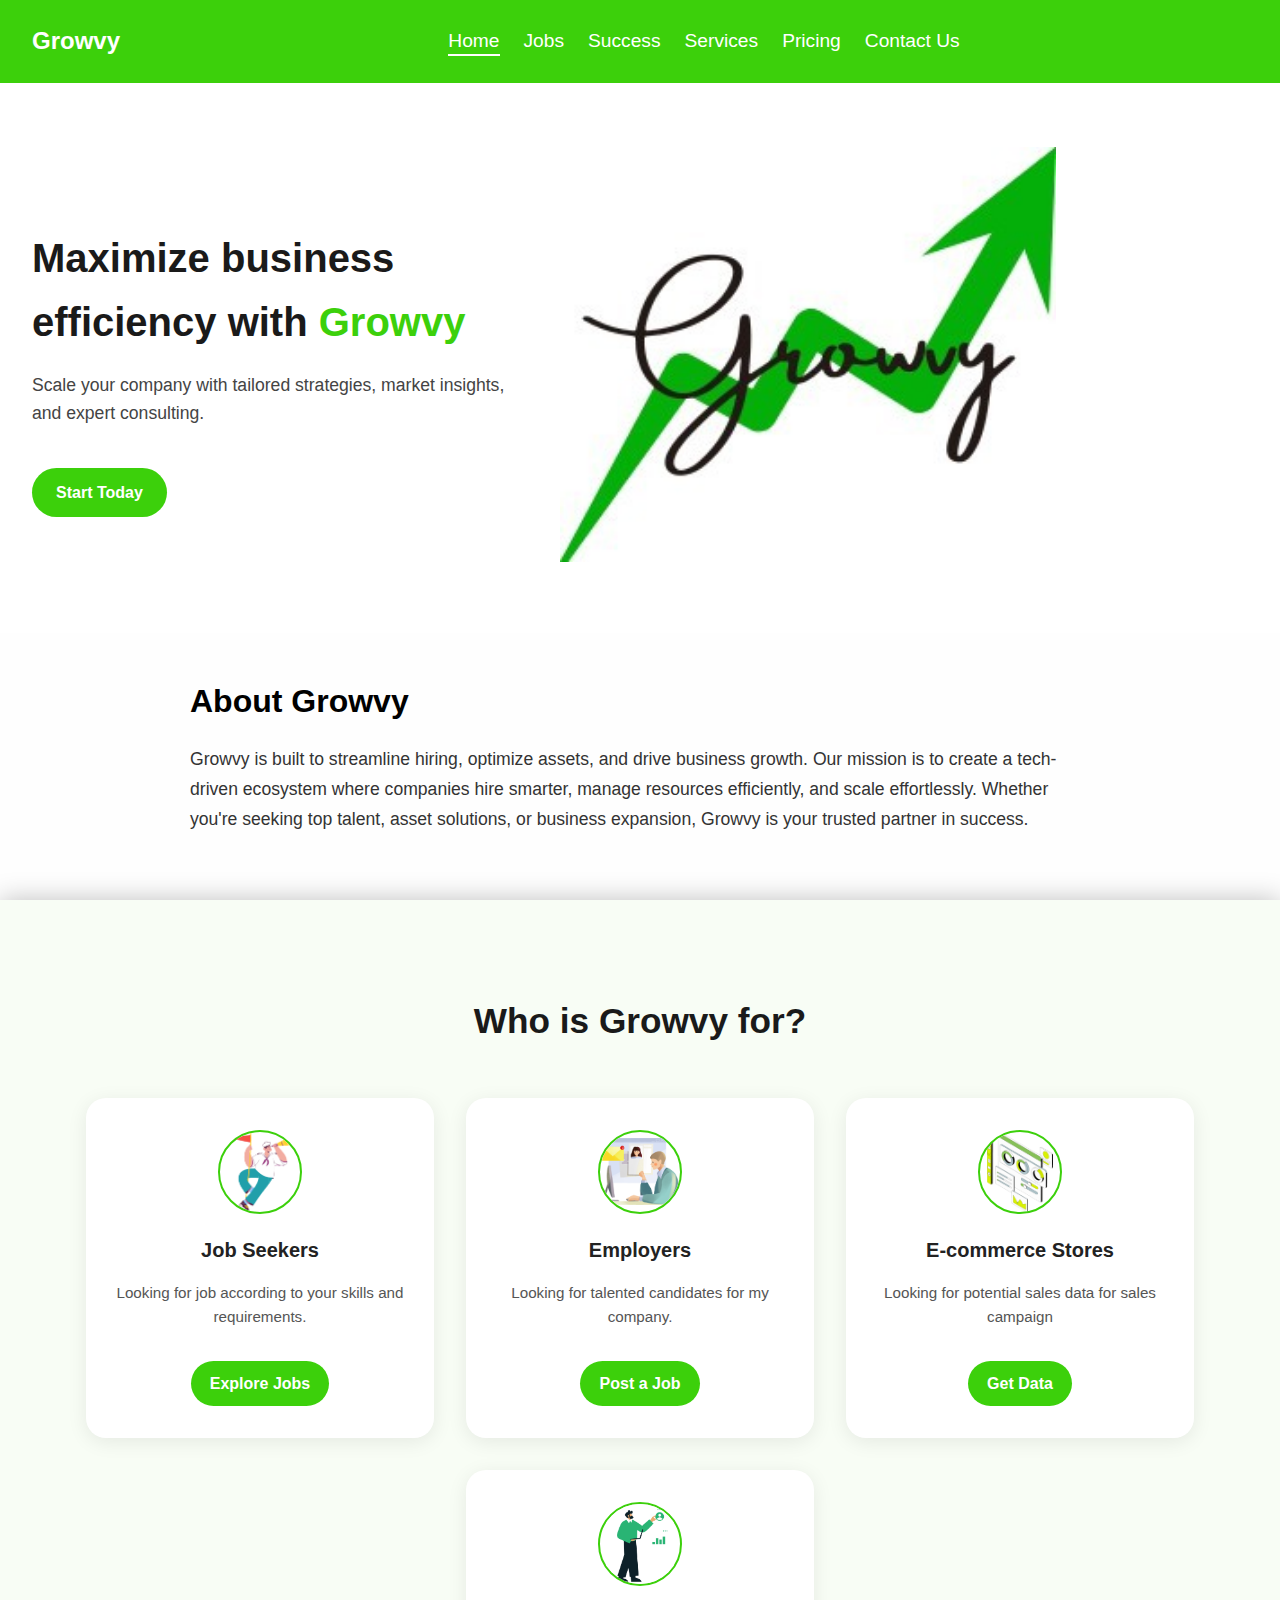
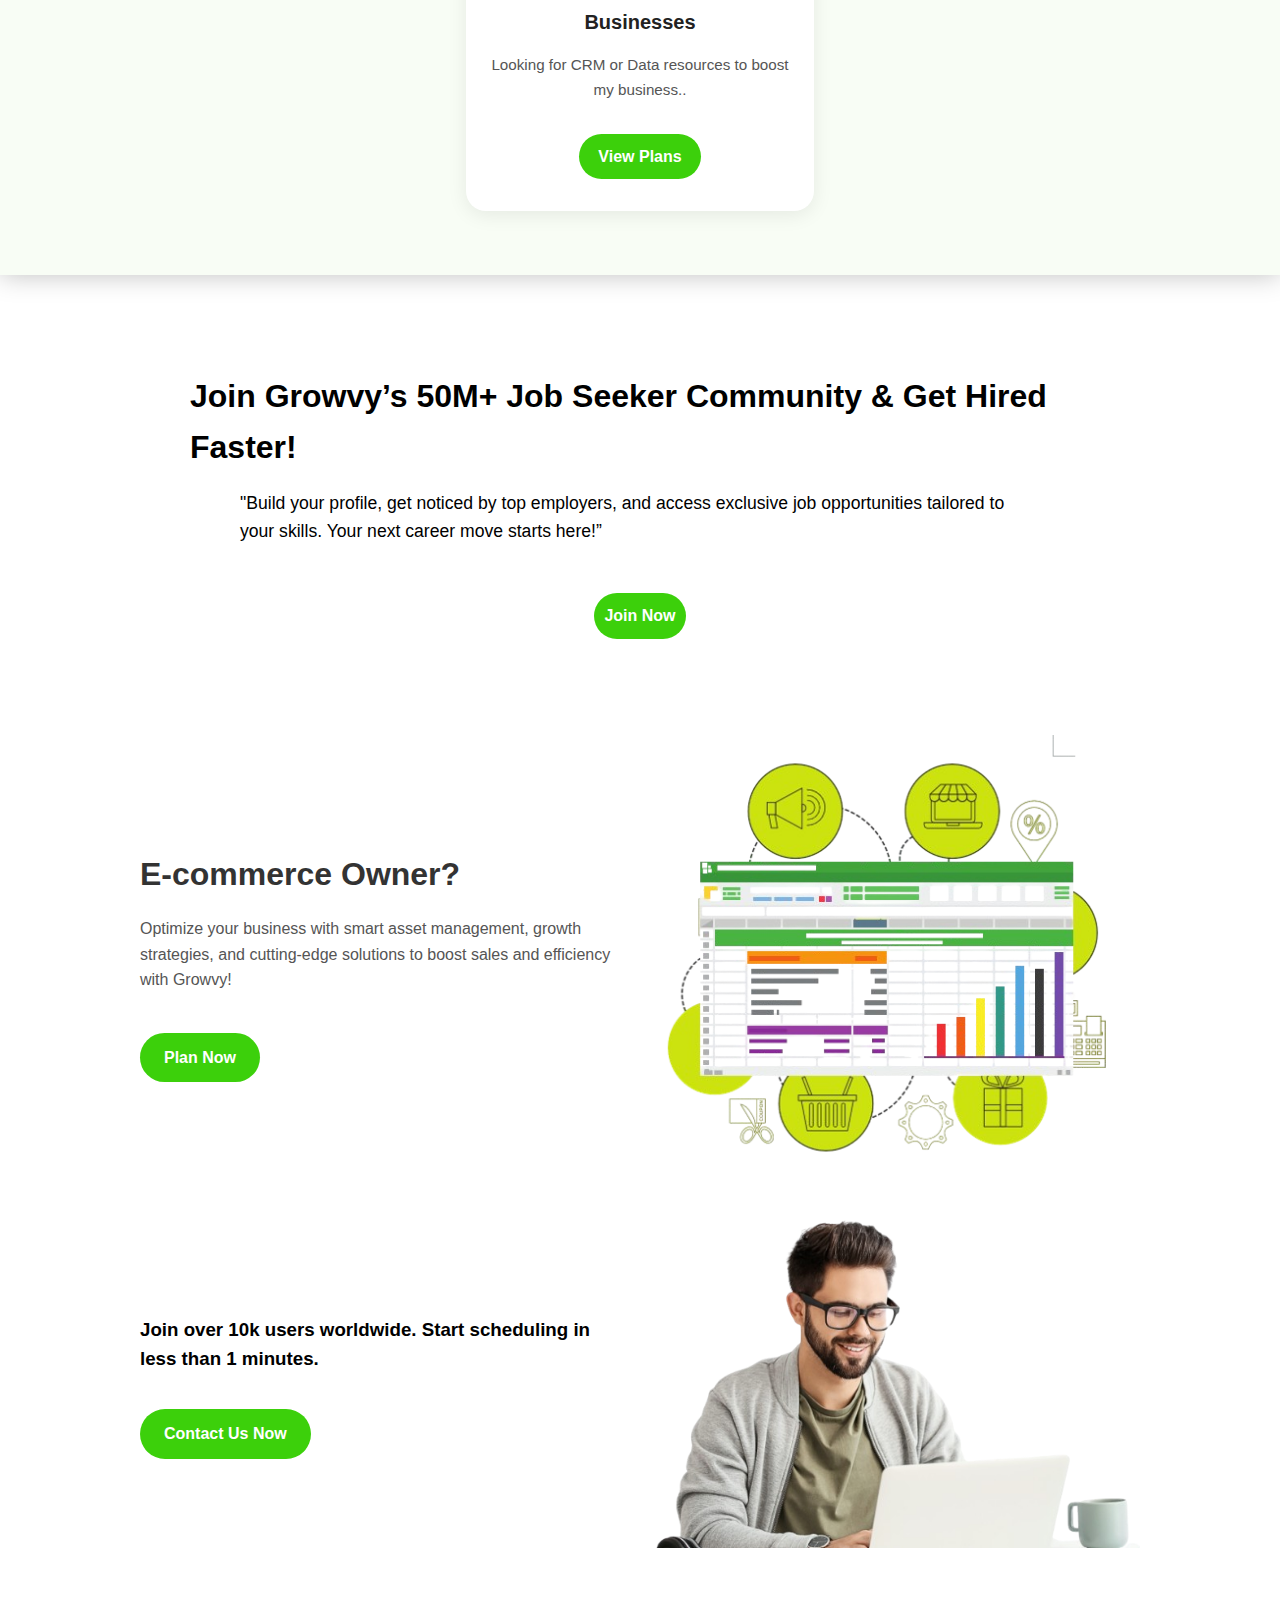
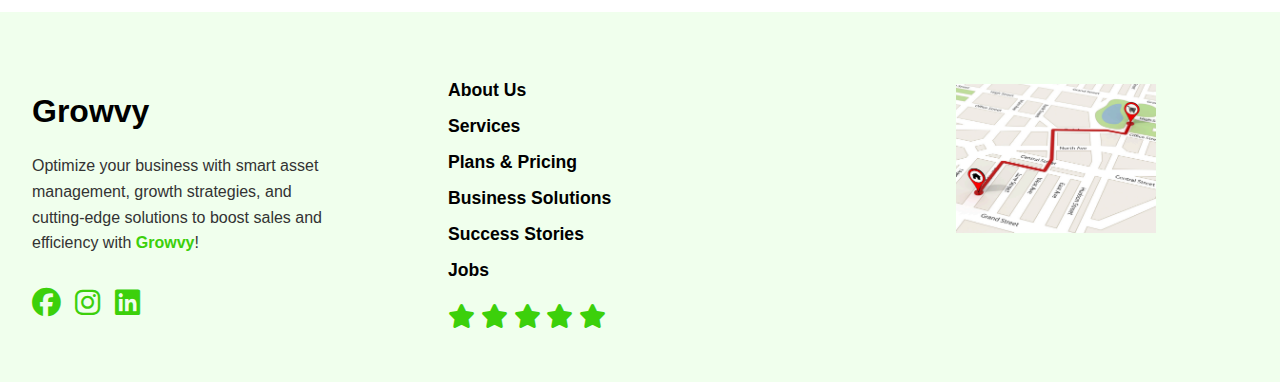
<file: index.html>
<!DOCTYPE html>
<html lang="en">

<head>
    <meta charset="UTF-8" />
    <meta name="viewport" content="width=device-width, initial-scale=1.0" />
    <title>Growvy - Home</title>
    <link rel="stylesheet" href="style.css" />
    <link rel="stylesheet"
        href="https://fonts.googleapis.com/css2?family=Material+Symbols+Outlined:opsz,wght,FILL,GRAD@24,400,0,0&icon_names=star" />
    <link rel="stylesheet" href="https://cdnjs.cloudflare.com/ajax/libs/font-awesome/6.5.0/css/all.min.css"
        integrity="sha512-..." crossorigin="anonymous" referrerpolicy="no-referrer" />
</head>

<body>
    <header>
        <nav class="navbar">
            <div class="logo">Growvy</div>
            <button id="menu-toggle" aria-label="Toggle Menu">&#9776;</button>
            <ul class="nav-links " id="nav-links">
                <li><a href="index.html" class="nav-link " >Home</a></li>
                <li><a href="jobs.html" class="nav-link">Jobs</a></li>
                <li><a href="success.html" class="nav-link">Success</a></li>
                <li><a href="services.html" class="nav-link">Services</a></li>
                <li><a href="pricing.html" class="nav-link">Pricing</a></li>
                <li><a href="contact.html" class="nav-link">Contact Us</a></li>
            </ul>
        </nav>
    </header>



    <main>
        <section class="hero">
            <div class="hero-content">
                <div class="hero-text">
                    <h1>Maximize business efficiency with <span class="highlight">Growvy</span></h1>
                    <p>Scale your company with tailored strategies, market insights, and expert consulting.</p>
                    <a href="services.html" class="btn">Start Today</a>
                </div>
                <div class="hero-image">
                    <img src="1.jpg" alt="Business strategy illustration" />
                </div>
            </div>
        </section>

        <section class="about" id="about">
            <div class="about-content">
                <h2>About Growvy</h2>
                <p>
                    Growvy is built to streamline hiring, optimize assets, and drive business growth. Our mission is to
                    create a tech-driven ecosystem where companies hire smarter, manage resources efficiently, and scale
                    effortlessly. Whether you're seeking top talent, asset solutions, or business expansion, Growvy is
                    your trusted partner in success.
                </p>
            </div>
        </section>

        <section class="who">
            <h2>Who is Growvy for?</h2>
            <div class="cards">
              <div class="card "style="border:none;">
                <div class="card-img">
                  <img src="2.png" alt="Job Seekers">
                </div>
                <h3>Job Seekers</h3>
                <p>Looking for job according to your skills and requirements.</p>
                <a href="jobs.html" class="btn">Explore Jobs</a>
              </div>
              <div class="card" style="border:none;">
                <div class="card-img">
                  <img src="3.png" alt="Employers">
                </div>
                <h3>Employers</h3>
                <p>Looking for talented candidates for my company.</p>
                <a href="services.html" class="btn">Post a Job</a>
              </div>
              <div class="card" style="border:none;">
                <div class="card-img">
                  <img src="4.png" alt="E-commerce">
                </div>
                <h3>E-commerce Stores</h3>
                <p>Looking for potential sales data for sales campaign</p>
                <a href="services.html" class="btn">Get Data</a>
              </div>
              <div class="card" style="border:none;">
                <div class="card-img">
                  <img src="5.png" alt="Business">
                </div>
                <h3>Businesses</h3>
                <p>Looking for CRM or Data resources to boost my business..</p>
                <a href="services.html" class="btn">View Plans</a>
              </div>
            </div>
          </section>
          

        <section class="join">
            <h3>Join Growvy’s 50M+ Job Seeker Community & Get Hired Faster!</h3>
            <p>"Build your profile, get noticed by top employers, and access exclusive job opportunities tailored to your
                skills. Your next career move starts here!”</p>
            <a href="pricing.html" class="btn">Join Now</a>
        </section>
        <section class="container">
            <div class="container-content">
                <div class="container-text">
                    <h1>E-commerce Owner?</h1>
                    <p>Optimize your business with smart asset management, growth strategies, and cutting-edge solutions
                        to boost sales and efficiency with Growvy!</p>
                        <a href="https://forms.gle/NgoPczEKu9pTFZye8" class="btn" target="_blank" rel="noopener noreferrer">Plan Now</a>

                </div>
                <div class="container-image">
                    <img src="6.png" alt="E-commerce Owner"  />
                </div>

            </div>
        
        <section class="container">
            <div class="container-content reverse">
                <div class="container-text">
                    <h3><strong>Join over 10k users worldwide. Start scheduling in less than 1 minutes.</strong></h3>
                    <a href="contact.html" class="btn" target="_blank" rel="noopener noreferrer">Contact Us Now</a>
                </div>
                <div class="container-image">
                    <img src="7.png" alt="Schedule Call" />
                </div>

            </div>
        </section>
    </main>

    <section class="footer-grid">
        <div class="footer-left">
            <h2>Growvy</h2>
            <p>
                Optimize your business with smart asset management, growth strategies, and cutting-edge solutions to
                boost sales and efficiency with <span class="highlight">Growvy</span>!
            </p>
            <div class="social-icons">
                <a href="#"><i class="fab fa-facebook"></i></a>
                <a href="#"><i class="fa-brands fa-instagram"></i></a>
                <a href="#"><i class="fab fa-linkedin"></i></a>
            </div>
        </div>

        <div class="footer-center">
            <ul>
                <a href="#about">
                    <li><strong>About Us</strong></li>
                </a>
                <a href="services.html#solution">
                    <li><strong>Services</strong></li>
                </a>
                <a href="pricing.html#cards">
                    <li><strong>Plans & Pricing</strong></li>
                </a>
                <a href="services.html#solution">
                    <li><strong>Business Solutions</strong></li>
                </a>
                <a href="success.html#testimonials">
                    <li><strong>Success Stories</strong></li>
                </a>
                <a href="jobs.html#jobs">
                    <li><strong>Jobs</strong></li>
                </a>
            </ul>
            <div class="stars">
                <i class="fas fa-star"></i>
                <i class="fas fa-star"></i>
                <i class="fas fa-star"></i>
                <i class="fas fa-star"></i>
                <i class="fas fa-star"></i>
              </div>
              
        </div>

        <div class="footer-right">
            <a href="https://maps.app.goo.gl/yDo5GRrbKr8JhBTm6" target="_blank" rel="noopener noreferrer">
              <img src="25.png" alt="Growth Arrow" />
            </a>
          </div>
    </section>


    <script src="main.js"></script>
    
</body>

</html>
</file>
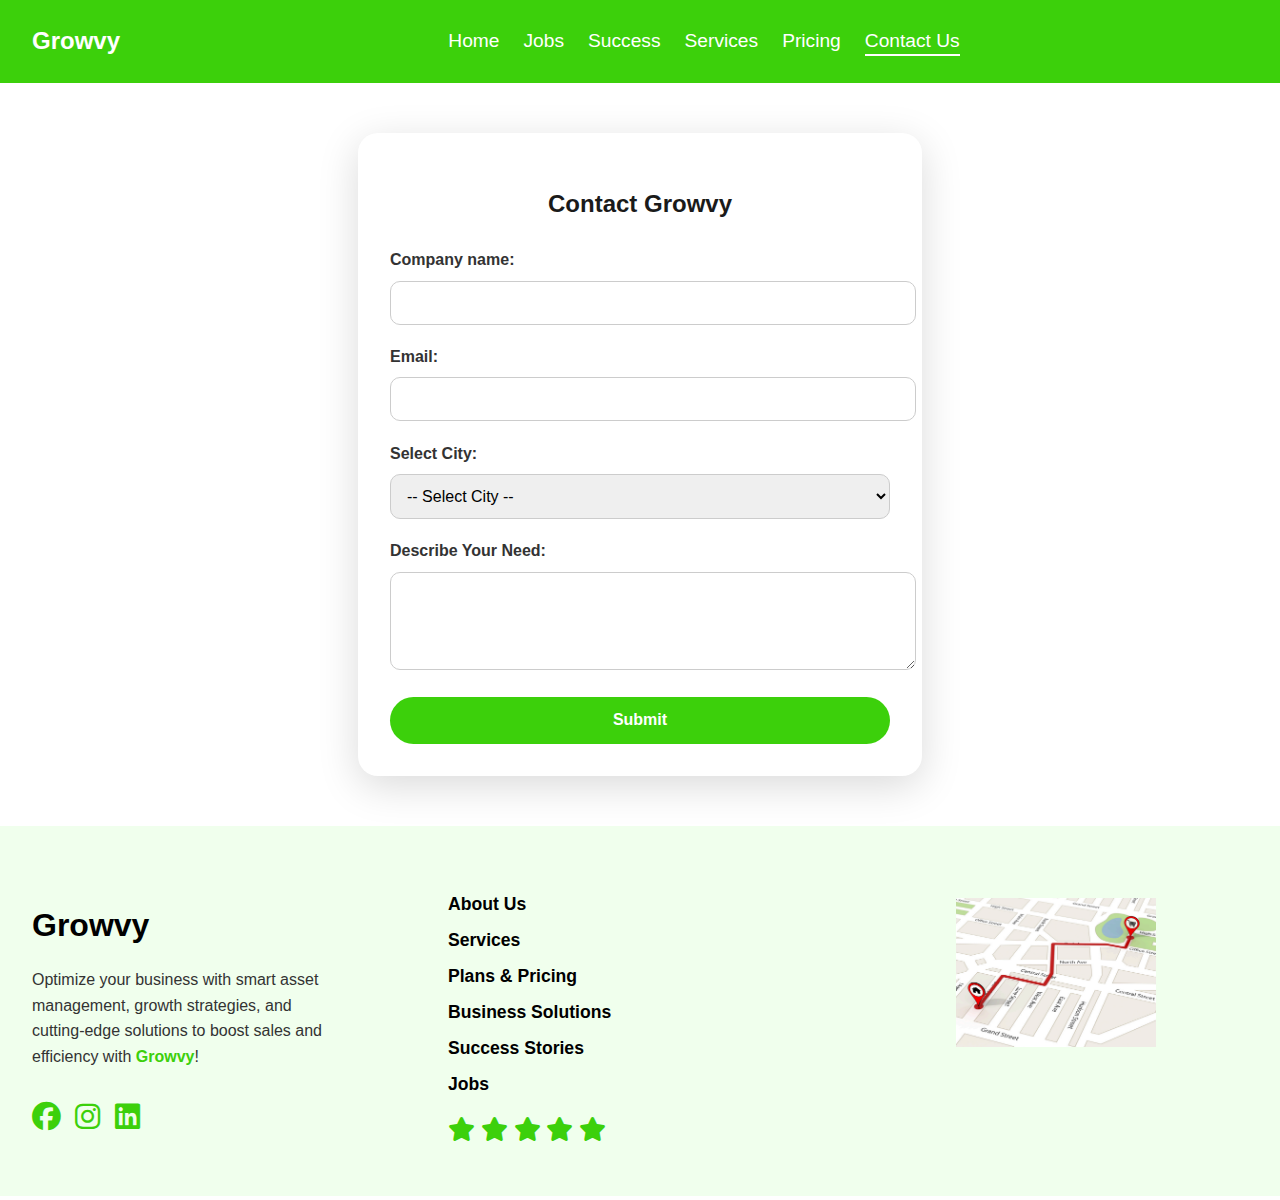
<file: contact.html>
<!DOCTYPE html>
<html lang="en">

<head>
    <meta charset="UTF-8" />
    <meta name="viewport" content="width=device-width, initial-scale=1.0" />
    <title>Growvy - Home</title>
    <link rel="stylesheet" href="style.css" />
    <link rel="stylesheet"
        href="https://fonts.googleapis.com/css2?family=Material+Symbols+Outlined:opsz,wght,FILL,GRAD@24,400,0,0&icon_names=star" />
    <link rel="stylesheet" href="https://cdnjs.cloudflare.com/ajax/libs/font-awesome/6.5.0/css/all.min.css"
        integrity="sha512-..." crossorigin="anonymous" referrerpolicy="no-referrer" />
</head>

<body>
    <header>
        <nav class="navbar">
            <div class="logo">Growvy</div>
            <button id="menu-toggle" aria-label="Toggle Menu">&#9776;</button>
            <ul class="nav-links " id="nav-links">
                <li><a href="index.html" class="nav-link " >Home</a></li>
                <li><a href="jobs.html" class="nav-link">Jobs</a></li>
                <li><a href="success.html" class="nav-link">Success</a></li>
                <li><a href="services.html" class="nav-link">Services</a></li>
                <li><a href="pricing.html" class="nav-link">Pricing</a></li>
                <li><a href="contact.html" class="nav-link">Contact Us</a></li>
            </ul>
        </nav>
    </header>

<main>
    <div class="contact-container">
        <h2>Contact Growvy</h2>
        <form class="contact-form" action="https://script.google.com/macros/s/AKfycbzeztRDhiLwShwPTRIdtf8aMnUfAd0t2fL7v6Klsx2EdKSQzPl2lxTYYKd2Zl-EC0Ho/exec" method="POST">
          <label for="companyname">Company name:</label>
          <input type="text" id="companyname" name="companyname" required />
    
          <label for="email">Email:</label>
          <input type="email" id="email" name="email" required />
    
          
    
          <label for="city">Select City:</label>
          <select id="city" name="city" required>
            <option value="">-- Select City --</option>
            <option value="Karachi">Karachi</option>
            <option value="Lahore">Lahore</option>
            <option value="Islamabad">Islamabad</option>
            <option value="Peshawar">Peshawar</option>
          </select>
    
    
          
          <label for="comment">Describe Your Need:</label>
          <textarea id="comment" name="comment" rows="4" required></textarea>
    
          <button type="submit">Submit</button>
        </form>
      </div>
</main>

    

    <section class="footer-grid">
        <div class="footer-left">
            <h2>Growvy</h2>
            <p>
                Optimize your business with smart asset management, growth strategies, and cutting-edge solutions to
                boost sales and efficiency with <span class="highlight">Growvy</span>!
            </p>
            <div class="social-icons">
                <a href="#"><i class="fab fa-facebook"></i></a>
                <a href="#"><i class="fa-brands fa-instagram"></i></a>
                <a href="#"><i class="fab fa-linkedin"></i></a>
            </div>
        </div>

        <div class="footer-center">
            <ul>
                <a href="index.html#about">
                    <li><strong>About Us</strong></li>
                </a>
                <a href="services.html#solution">
                    <li><strong>Services</strong></li>
                </a>
                <a href="pricing.html#cards">
                    <li><strong>Plans & Pricing</strong></li>
                </a>
                <a href="services.html#solution">
                    <li><strong>Business Solutions</strong></li>
                </a>
                <a href="success.html#testimonials">
                    <li><strong>Success Stories</strong></li>
                </a>
                <a href="jobs.html#jobs">
                    <li><strong>Jobs</strong></li>
                </a>
            </ul>
            <div class="stars">
                <i class="fas fa-star"></i>
                <i class="fas fa-star"></i>
                <i class="fas fa-star"></i>
                <i class="fas fa-star"></i>
                <i class="fas fa-star"></i>
              </div>
              
        </div>

        <div class="footer-right">
            <a href="https://maps.app.goo.gl/yDo5GRrbKr8JhBTm6" target="_blank" rel="noopener noreferrer">
              <img src="25.png" alt="Growth Arrow" />
            </a>
          </div>
    </section>


    <script src="main.js"></script>
    
</body>

</html>
</file>
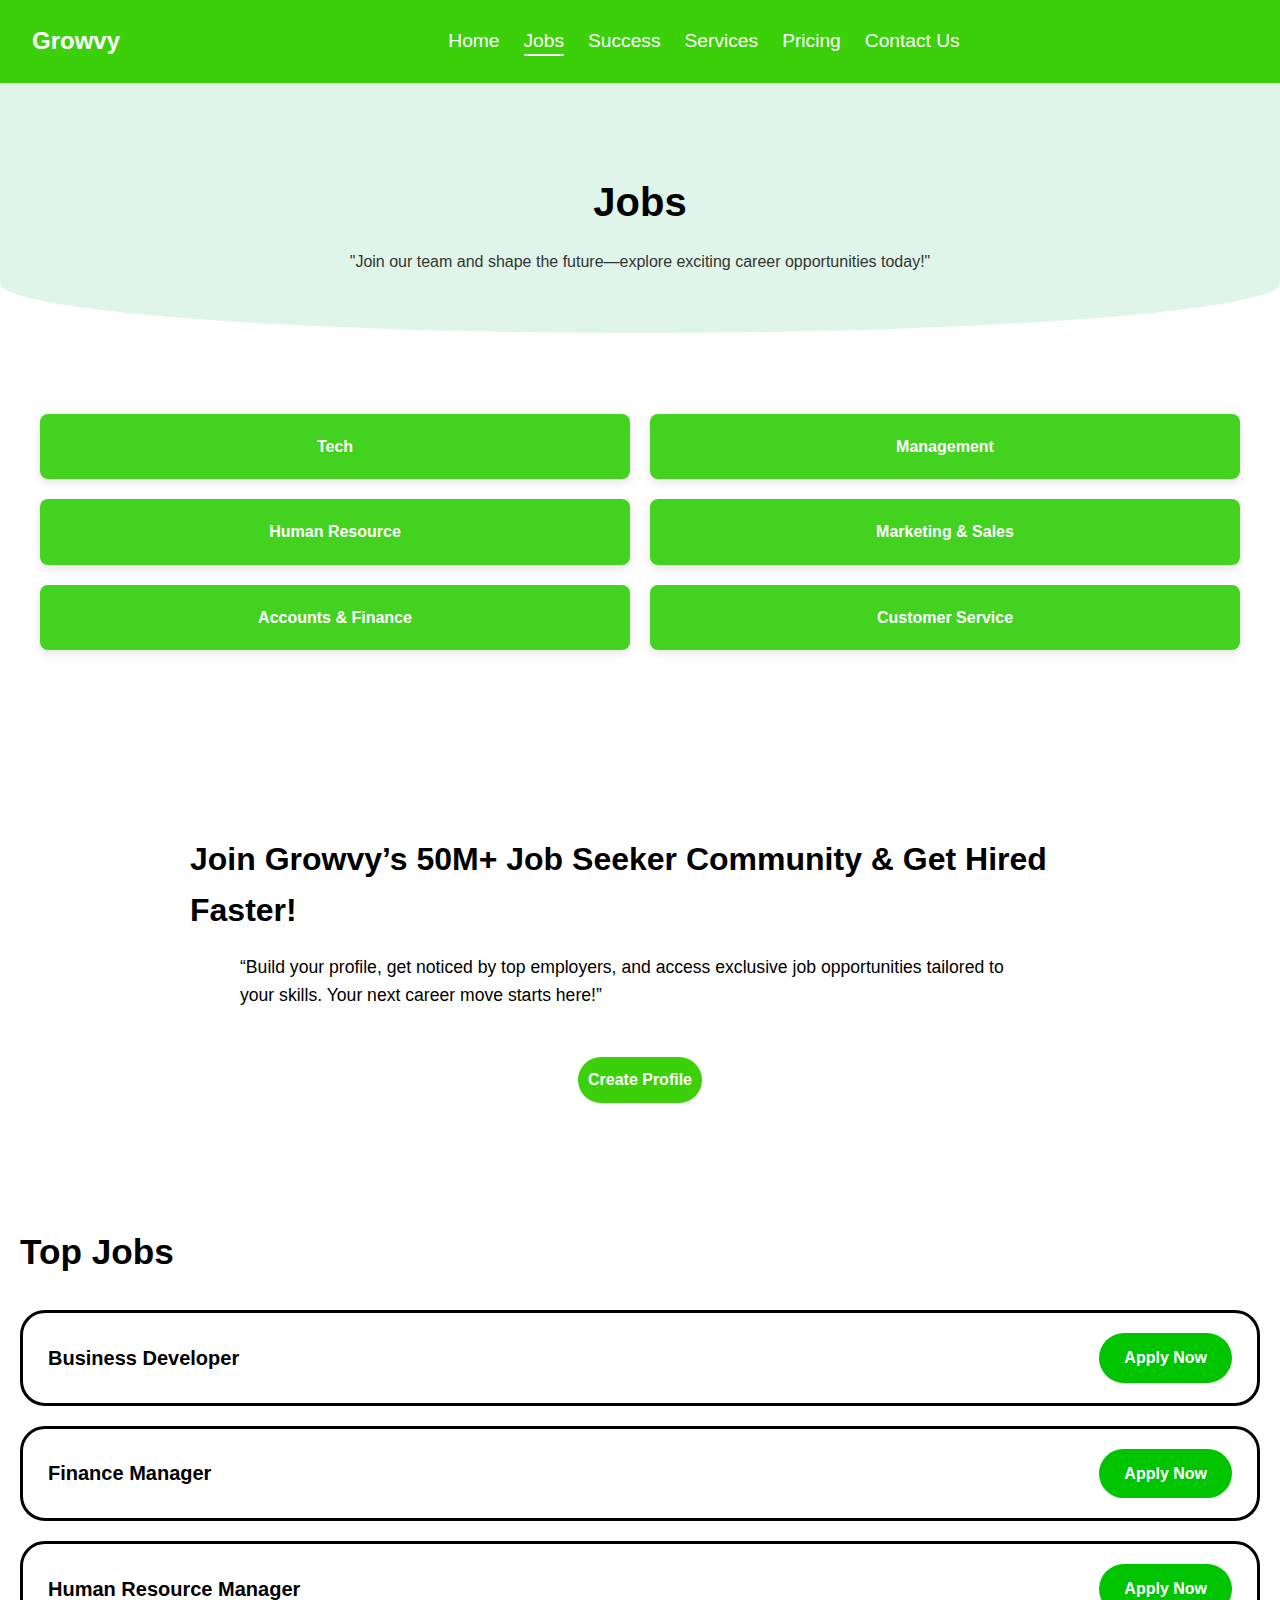
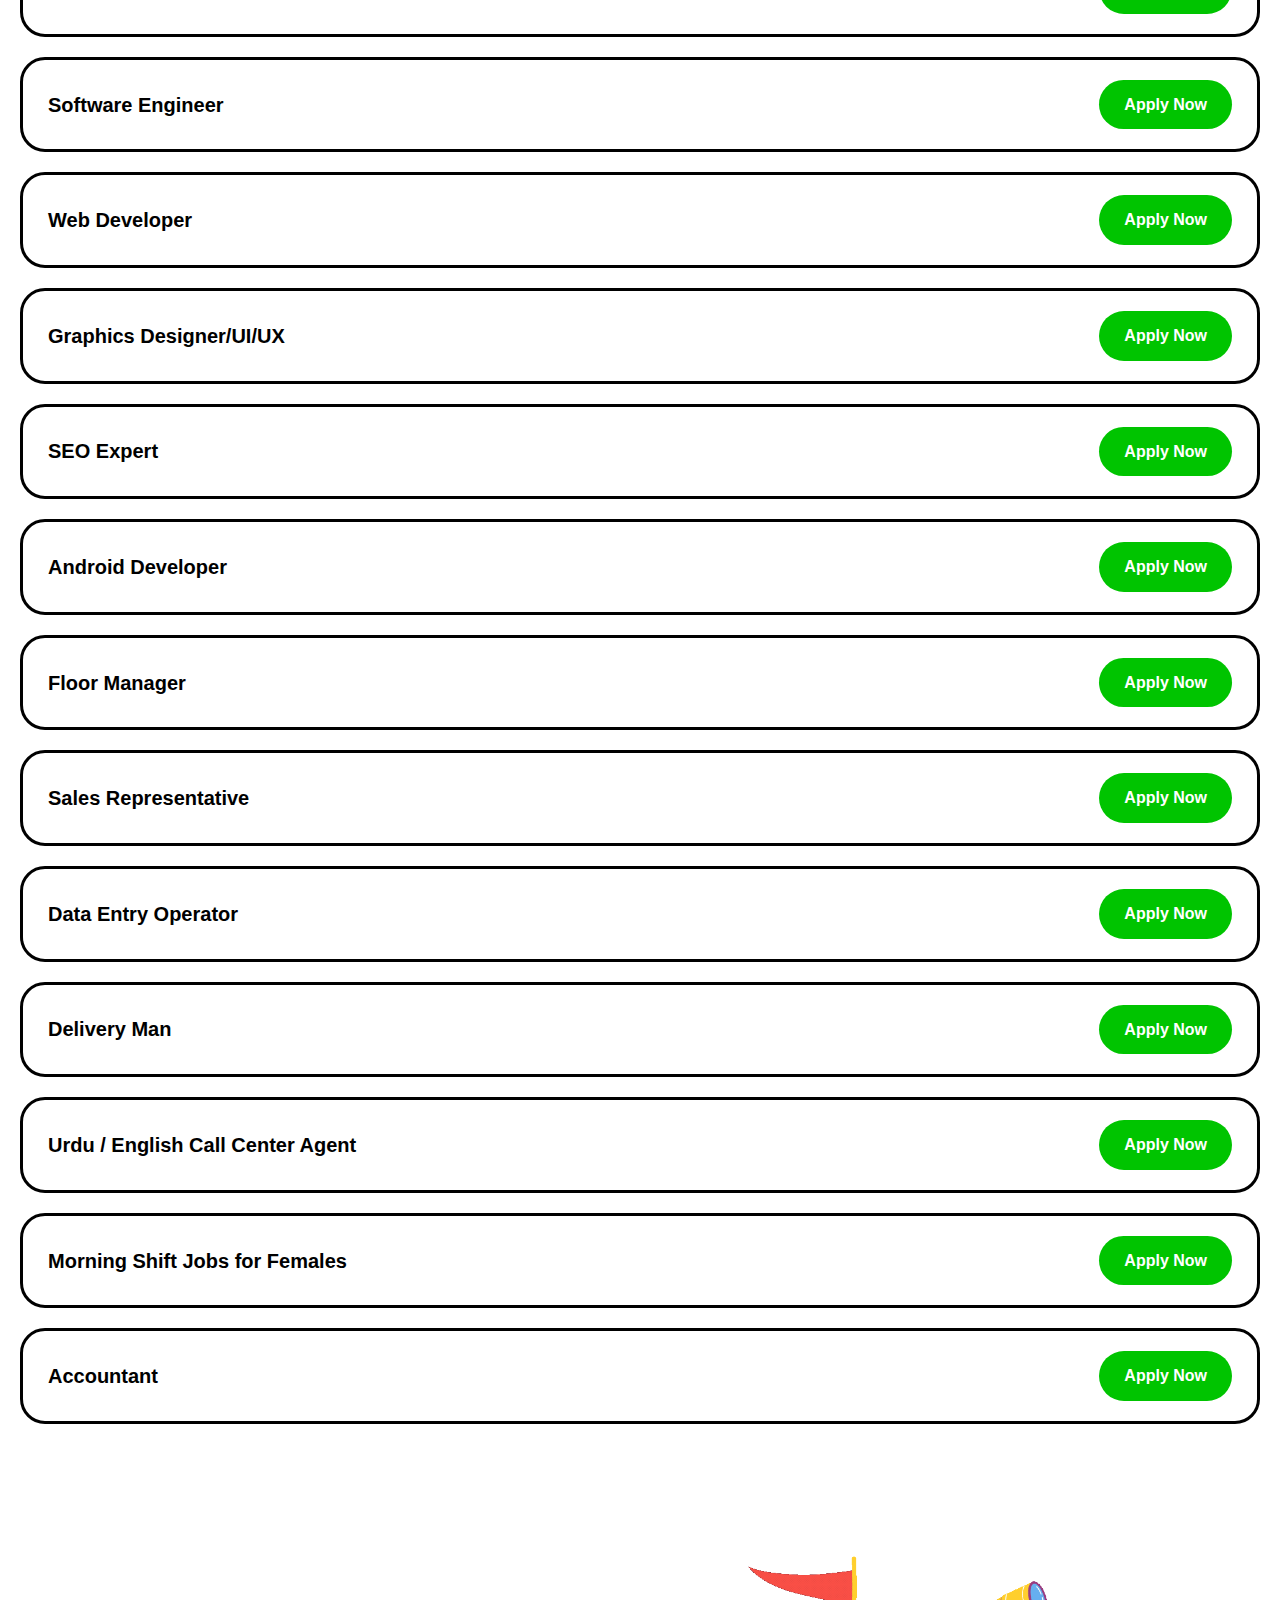
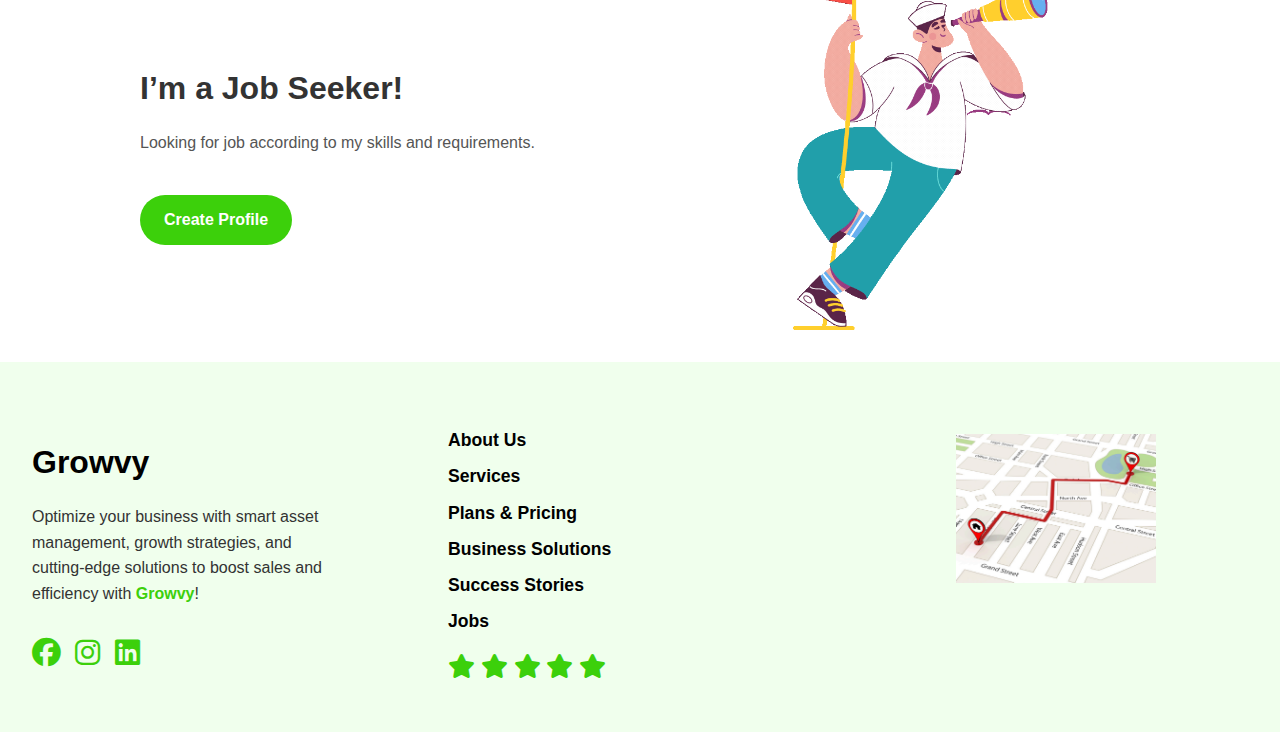
<file: jobs.html>
<!DOCTYPE html>
<html lang="en">

<head>
    <meta charset="UTF-8" />
    <meta name="viewport" content="width=device-width, initial-scale=1.0" />
    <title>Growvy - Home</title>
    <link rel="stylesheet" href="style.css" />
    <link rel="stylesheet"
        href="https://fonts.googleapis.com/css2?family=Material+Symbols+Outlined:opsz,wght,FILL,GRAD@24,400,0,0&icon_names=star" />
    <link rel="stylesheet" href="https://cdnjs.cloudflare.com/ajax/libs/font-awesome/6.5.0/css/all.min.css"
        integrity="sha512-..." crossorigin="anonymous" referrerpolicy="no-referrer" />
</head>

<body>
    <header>
        <nav class="navbar">
            <div class="logo">Growvy</div>
            <button id="menu-toggle" aria-label="Toggle Menu">&#9776;</button>
            <ul class="nav-links " id="nav-links">
                <li><a href="index.html" class="nav-link " >Home</a></li>
                <li><a href="jobs.html" class="nav-link">Jobs</a></li>
                <li><a href="success.html" class="nav-link">Success</a></li>
                <li><a href="services.html" class="nav-link">Services</a></li>
                <li><a href="pricing.html" class="nav-link">Pricing</a></li>
                <li><a href="contact.html" class="nav-link">Contact Us</a></li>
            </ul>
        </nav>
    </header>



    <main>
        <section class="jobs-section">
            <div class="top-bg"></div>
            <div class="jobs-header">
                <h1>Jobs</h1>
                <p>
                    "Join our team and shape the future—explore exciting career opportunities today!"
                </p>
            </div>

            <div class="container2">
                <div class="box">Tech</div>
                <div class="box">Management</div>
                <div class="box">Human Resource</div>
                <div class="box">Marketing & Sales</div>
                <div class="box">Accounts & Finance</div>
                <div class="box">Customer Service</div>
            </div>
        </section>

        <section class="join2">
            <h3>Join Growvy’s 50M+ Job Seeker Community & Get Hired Faster!</h3>
            <p>“Build your profile, get noticed by top employers, and access exclusive job opportunities tailored to
                your skills. Your next career move starts here!”

            </p>
            <a href="https://forms.gle/NgoPczEKu9pTFZye8" class="btn" target="_blank" rel="noopener noreferrer">Create Profile</a>
        </section>
        <section class="jobs-section" id="jobs">
            <h2>Top Jobs</h2>

            <div class="job-card">
                <span class="job-title">Business Developer</span>
                <a href="https://forms.gle/NgoPczEKu9pTFZye8" class="apply-btn" target="_blank" rel="noopener noreferrer">Apply Now</a>
            </div>

            <div class="job-card">
                <span class="job-title">Finance Manager</span>
                <a href="https://forms.gle/NgoPczEKu9pTFZye8" class="apply-btn" target="_blank" rel="noopener noreferrer">Apply Now</a>
            </div>
            <div class="job-card">
                <span class="job-title">Human Resource Manager</span>
                <a href="https://forms.gle/NgoPczEKu9pTFZye8" class="apply-btn" target="_blank" rel="noopener noreferrer">Apply Now</a>
            </div>
            <div class="job-card">
                <span class="job-title">Software Engineer</span>
                <a href="https://forms.gle/NgoPczEKu9pTFZye8" class="apply-btn" target="_blank" rel="noopener noreferrer">Apply Now</a>
            </div>
            <div class="job-card">
                <span class="job-title">Web Developer</span>
                <a href="https://forms.gle/NgoPczEKu9pTFZye8" class="apply-btn" target="_blank" rel="noopener noreferrer">Apply Now</a>
            </div>
            <div class="job-card">
                <span class="job-title">Graphics Designer/UI/UX</span>
                <a href="https://forms.gle/NgoPczEKu9pTFZye8" class="apply-btn" target="_blank" rel="noopener noreferrer">Apply Now</a>
            </div>
            <div class="job-card">
                <span class="job-title">SEO Expert</span>
                <a href="https://forms.gle/NgoPczEKu9pTFZye8" class="apply-btn" target="_blank" rel="noopener noreferrer">Apply Now</a>
            </div>
            <div class="job-card">
                <span class="job-title">Android Developer</span>
                <a href="https://forms.gle/NgoPczEKu9pTFZye8" class="apply-btn" target="_blank" rel="noopener noreferrer">Apply Now</a>
            </div>
            <div class="job-card">
                <span class="job-title">Floor Manager</span>
                <a href="https://forms.gle/NgoPczEKu9pTFZye8" class="apply-btn" target="_blank" rel="noopener noreferrer">Apply Now</a>
            </div>
            <div class="job-card">
                <span class="job-title">Sales Representative</span>
                <a href="https://forms.gle/NgoPczEKu9pTFZye8" class="apply-btn" target="_blank" rel="noopener noreferrer">Apply Now</a>
            </div>
            <div class="job-card">
                <span class="job-title">Data Entry Operator</span>
                <a href="https://forms.gle/NgoPczEKu9pTFZye8" class="apply-btn" target="_blank" rel="noopener noreferrer">Apply Now</a>
            </div>
            <div class="job-card">
                <span class="job-title">Delivery Man</span>
                <a href="https://forms.gle/NgoPczEKu9pTFZye8" class="apply-btn" target="_blank" rel="noopener noreferrer">Apply Now</a>
            </div>
            <div class="job-card">
                <span class="job-title">Urdu / English Call Center Agent</span>
                <a href="https://forms.gle/NgoPczEKu9pTFZye8" class="apply-btn" target="_blank" rel="noopener noreferrer">Apply Now</a>
            </div>
            <div class="job-card">
                <span class="job-title">Morning Shift Jobs for Females</span>
                <a href="https://forms.gle/NgoPczEKu9pTFZye8" class="apply-btn" target="_blank" rel="noopener noreferrer">Apply Now</a>
            </div>
            <div class="job-card">
                <span class="job-title">Accountant</span>
                <a href="https://forms.gle/NgoPczEKu9pTFZye8" class="apply-btn" target="_blank" rel="noopener noreferrer">Apply Now</a>
            </div>

        </section>
        <section class="container">
            <div class="container-content">
               
                <div class="container-text">
                    <h1>I’m a Job Seeker!</h1>
                    <p>Looking for job according to my skills and requirements.</p>
                    <a href="https://forms.gle/NgoPczEKu9pTFZye8" class="btn" target="_blank" rel="noopener noreferrer">Create Profile</a>
                </div>
                <div class="container-image">
                    <img src="2.png" alt="E-commerce Owner" height="200px" width="300px" />
                </div>

            </div>
        </section>
    </main>

    <section class="footer-grid">
        <div class="footer-left">
            <h2>Growvy</h2>
            <p>
                Optimize your business with smart asset management, growth strategies, and cutting-edge solutions to
                boost sales and efficiency with <span class="highlight">Growvy</span>!
            </p>
            <div class="social-icons">
                <a href="#"><i class="fab fa-facebook"></i></a>
                <a href="#"><i class="fa-brands fa-instagram"></i></a>
                <a href="#"><i class="fab fa-linkedin"></i></a>
            </div>
        </div>

        <div class="footer-center">
            <ul>
                <a href="index.html#about">
                    <li><strong>About Us</strong></li>
                </a>
                <a href="services.html#solution">
                    <li><strong>Services</strong></li>
                </a>
                <a href="pricing.html#cards">
                    <li><strong>Plans & Pricing</strong></li>
                </a>
                <a href="services.html#solution">
                    <li><strong>Business Solutions</strong></li>
                </a>
                <a href="success.html#testimonials">
                    <li><strong>Success Stories</strong></li>
                </a>
                <a href="#jobs">
                    <li><strong>Jobs</strong></li>
                </a>
            </ul>
            <div class="stars">
                <i class="fas fa-star"></i>
                <i class="fas fa-star"></i>
                <i class="fas fa-star"></i>
                <i class="fas fa-star"></i>
                <i class="fas fa-star"></i>
              </div>
              
        </div>

        <div class="footer-right">
            <a href="https://maps.app.goo.gl/yDo5GRrbKr8JhBTm6" target="_blank" rel="noopener noreferrer">
              <img src="25.png" alt="Growth Arrow" />
            </a>
          </div>
    </section>


    <script src="main.js"></script>
</body>

</html>
</file>
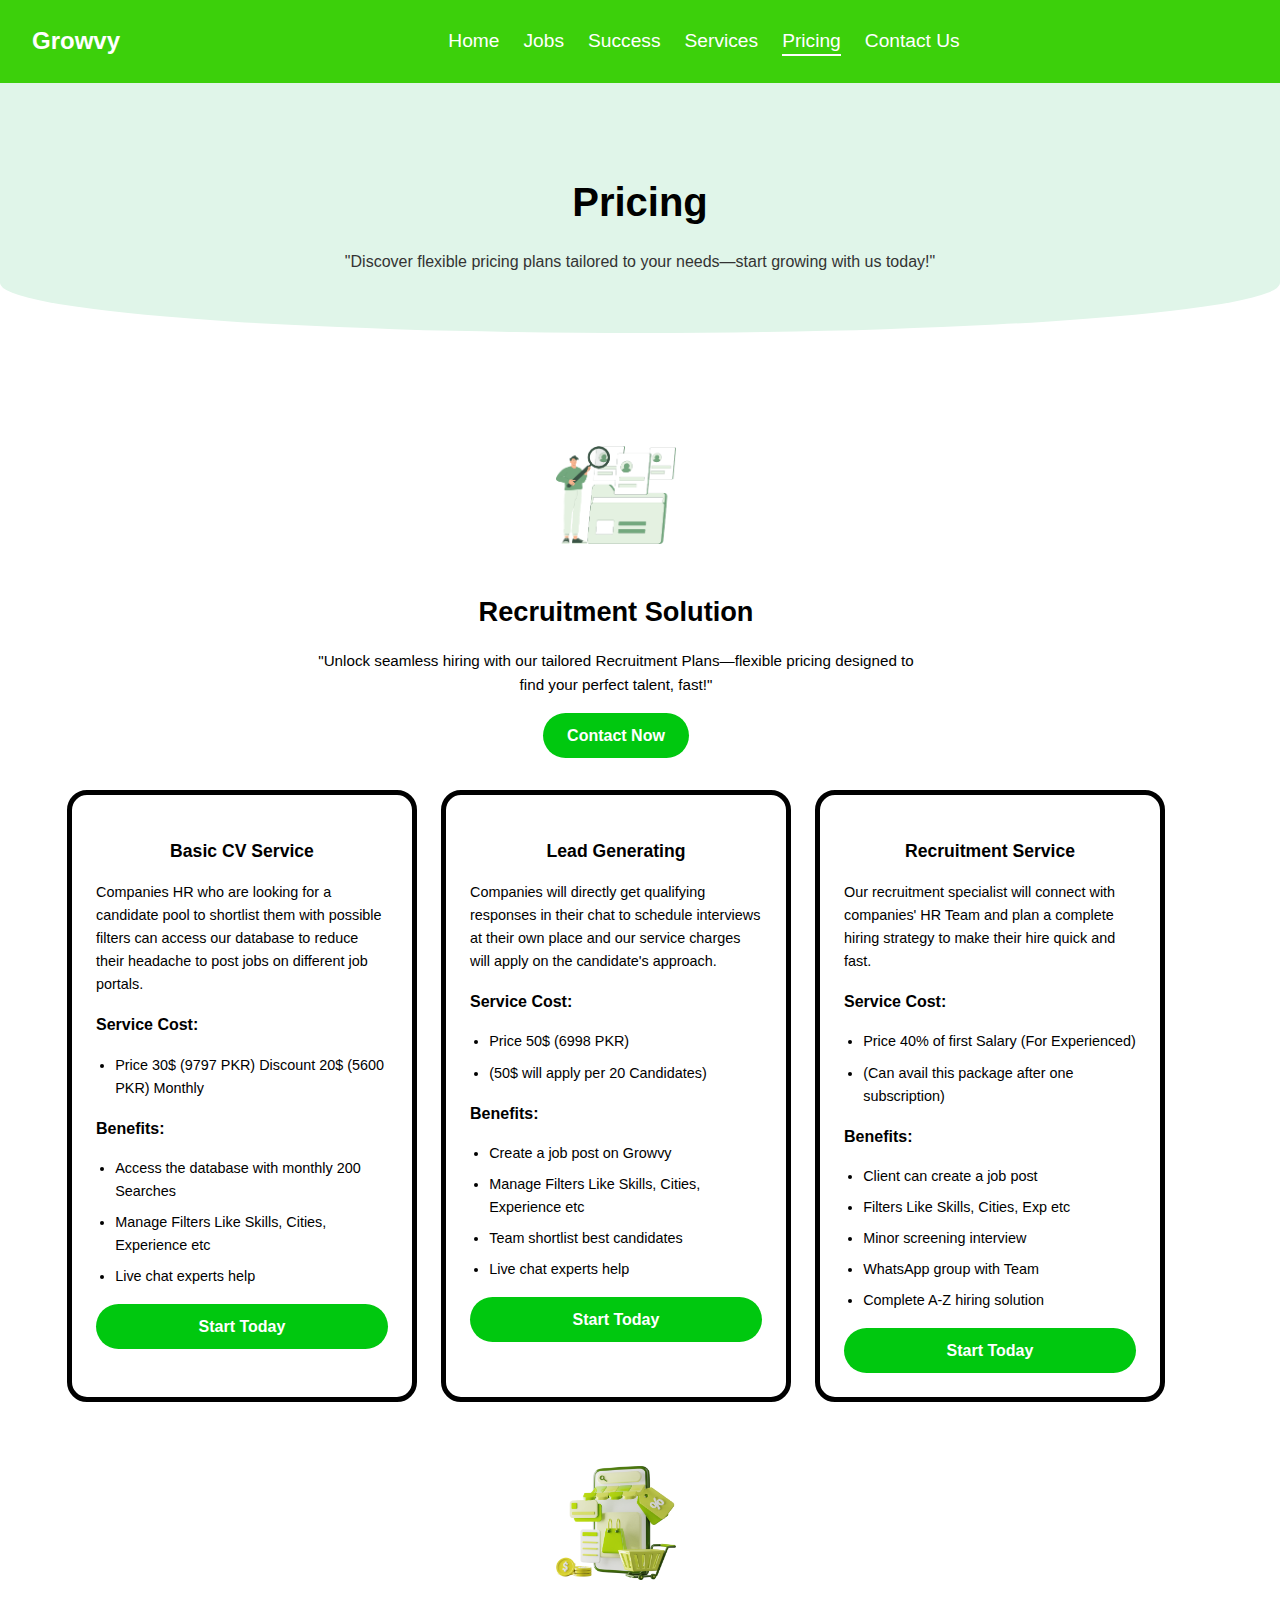
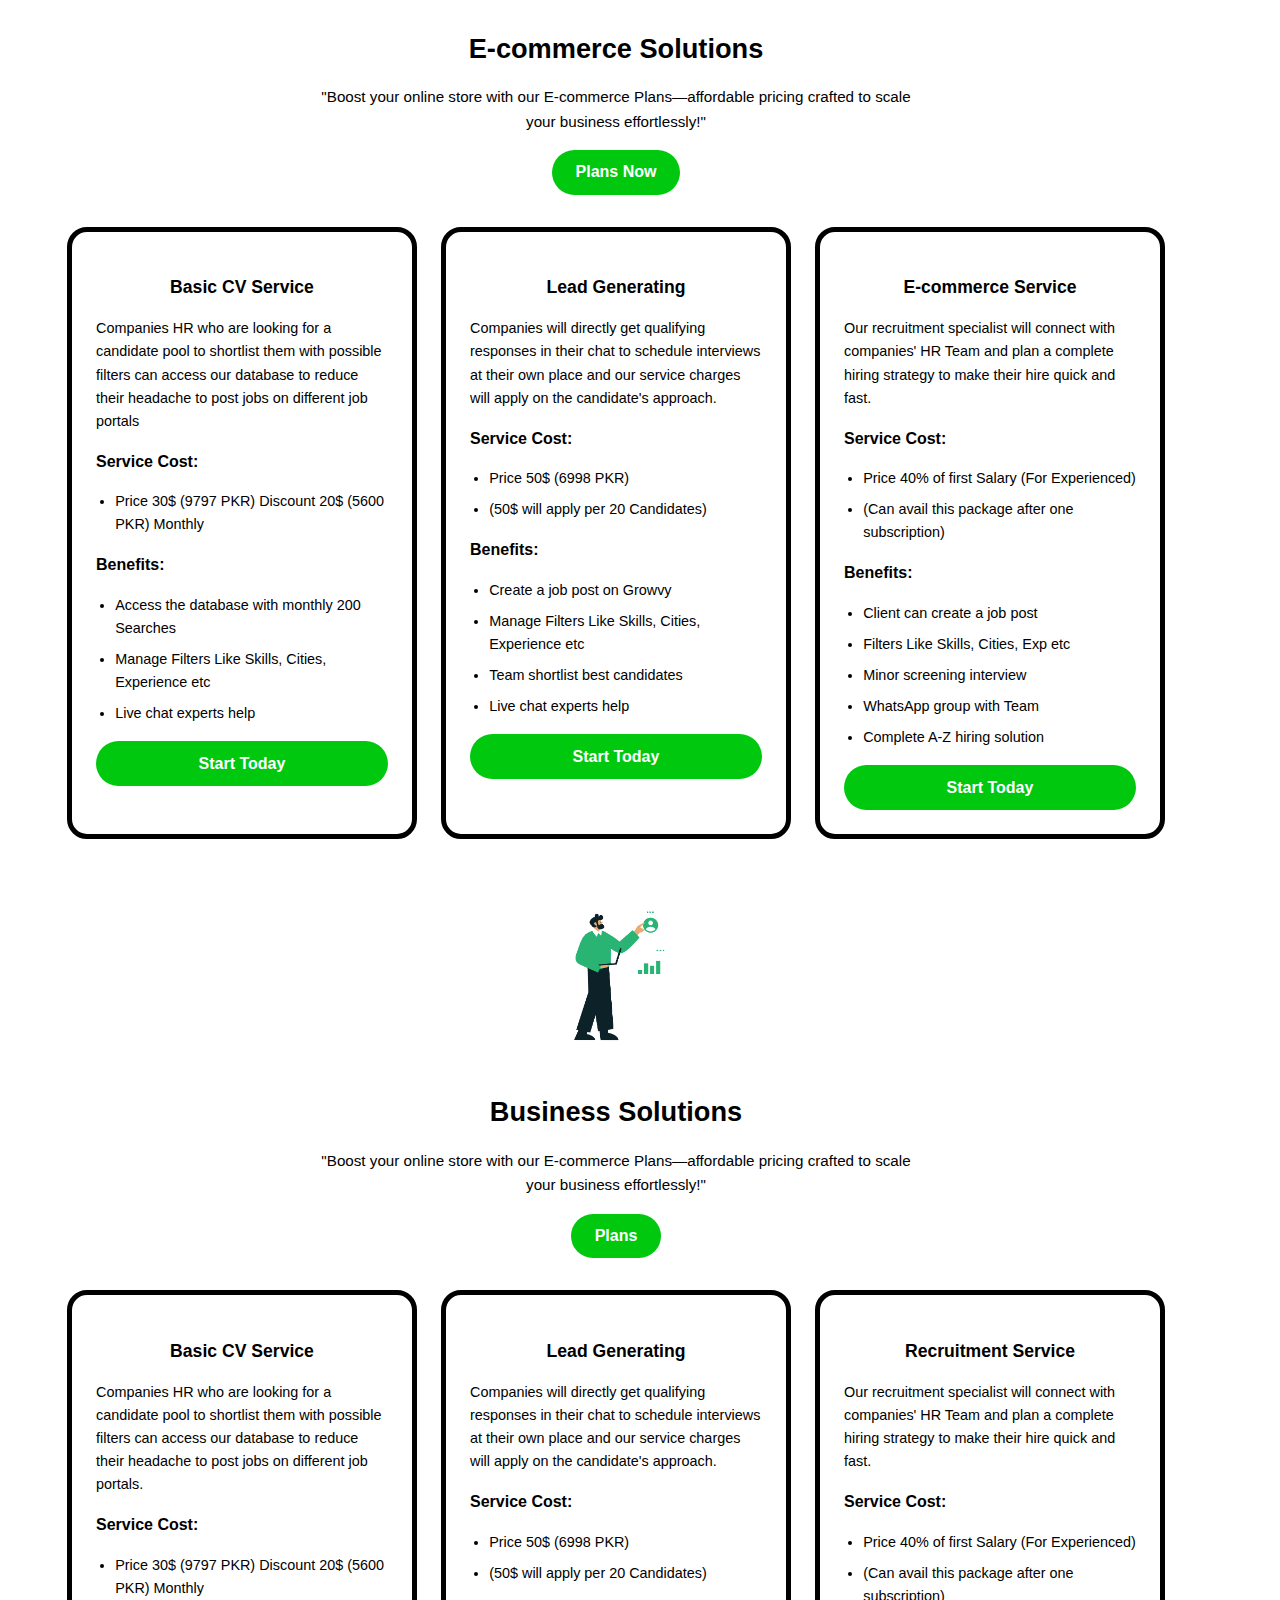
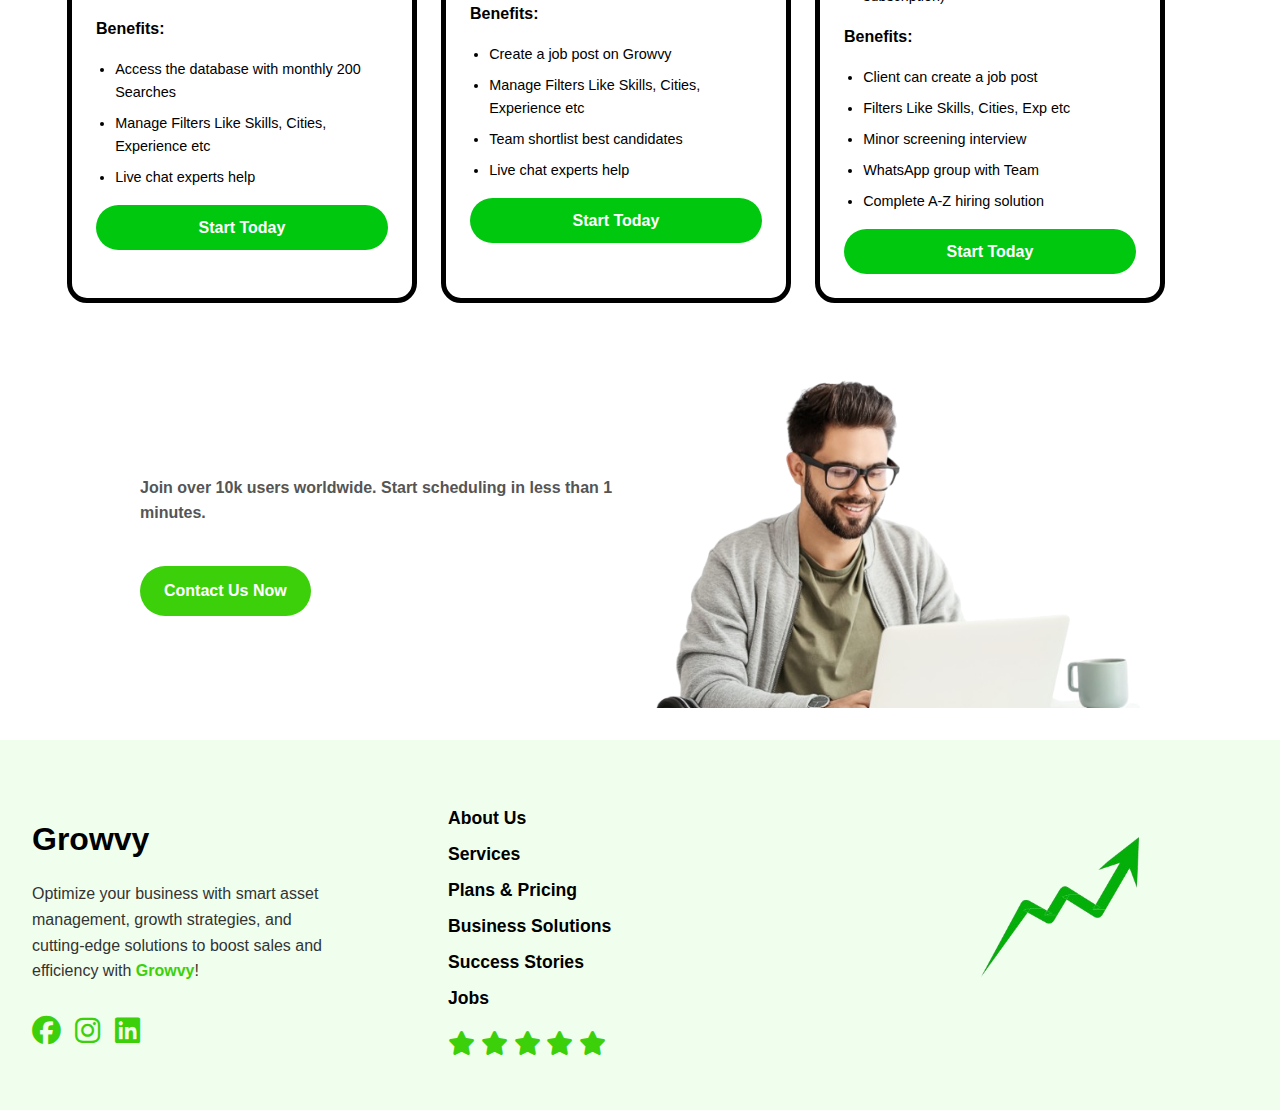
<file: pricing.html>
<!DOCTYPE html>
<html lang="en">

<head>
    <meta charset="UTF-8" />
    <meta name="viewport" content="width=device-width, initial-scale=1.0" />
    <title>Growvy - Home</title>
    <link rel="stylesheet" href="style.css" />
    <link rel="stylesheet"
        href="https://fonts.googleapis.com/css2?family=Material+Symbols+Outlined:opsz,wght,FILL,GRAD@24,400,0,0&icon_names=star" />
    <link rel="stylesheet" href="https://cdnjs.cloudflare.com/ajax/libs/font-awesome/6.5.0/css/all.min.css"
        integrity="sha512-..." crossorigin="anonymous" referrerpolicy="no-referrer" />
</head>

<body>
    <header>
        <nav class="navbar">
            <div class="logo">Growvy</div>
            <button id="menu-toggle" aria-label="Toggle Menu">&#9776;</button>
            <ul class="nav-links " id="nav-links">
                <li><a href="index.html" class="nav-link " >Home</a></li>
                <li><a href="jobs.html" class="nav-link">Jobs</a></li>
                <li><a href="success.html" class="nav-link">Success</a></li>
                <li><a href="services.html" class="nav-link">Services</a></li>
                <li><a href="pricing.html" class="nav-link">Pricing</a></li>
                <li><a href="contact.html" class="nav-link">Contact Us</a></li>
            </ul>
        </nav>
    </header>



    <main>
        <section class="pricing-section">
            <div class="top-bg"></div>
            <div class="pricing-header">
                <h1>Pricing</h1>
                <p>
                    "Discover flexible pricing plans tailored to your needs—start growing with us today!"
                </p>
            </div>


        </section>
        
        <section class="recruitment">
            <div class="header">
                <img src="13.png" alt="Recruitment" />
                <h2>Recruitment Solution</h2>
                <p>"Unlock seamless hiring with our tailored Recruitment Plans—flexible pricing designed to find your
                    perfect talent, fast!"</p>
                <a href="contact.html" class="btn-main">Contact Now</a>
            </div>

            <div class="cards3" id="cards">
                <div class="card3">
                    <h3>Basic CV Service</h3>
                    <p>
                        Companies HR who are looking for a candidate pool to shortlist them with possible filters can
                        access our database to reduce their headache to post jobs on different job portals.
                    </p>
                    <strong>Service Cost:</strong>
                    <ul>
                        <li>Price 30$ (9797 PKR) Discount 20$ (5600 PKR) Monthly</li>
                    </ul>
                    <strong>Benefits:</strong>
                    <ul>
                        <li>Access the database with monthly 200 Searches</li>
                        <li>Manage Filters Like Skills, Cities, Experience etc</li>
                        <li>Live chat experts help</li>
                    </ul>
                    <a href="contact.html" class="btn-card">Start Today</a>
                </div>

                <div class="card3">
                    <h3>Lead Generating</h3>
                    <p>
                        Companies will directly get qualifying responses in their chat to schedule interviews at their
                        own place and our service charges will apply on the candidate's approach.
                    </p>
                    <strong>Service Cost:</strong>
                    <ul>
                        <li>Price 50$ (6998 PKR)</li>
                        <li>(50$ will apply per 20 Candidates)</li>
                    </ul>
                    <strong>Benefits:</strong>
                    <ul>
                        <li>Create a job post on Growvy</li>
                        <li>Manage Filters Like Skills, Cities, Experience etc</li>
                        <li>Team shortlist best candidates</li>
                        <li>Live chat experts help</li>
                    </ul>
                    <a href="contact.html" class="btn-card">Start Today</a>
                </div>

                <div class="card3">
                    <h3>Recruitment Service</h3>
                    <p>
                        Our recruitment specialist will connect with companies' HR Team and plan a complete hiring
                        strategy to make their hire quick and fast.
                    </p>
                    <strong>Service Cost:</strong>
                    <ul>
                        <li>Price 40% of first Salary (For Experienced)</li>
                        <li>(Can avail this package after one subscription)</li>
                    </ul>
                    <strong>Benefits:</strong>
                    <ul>
                        <li>Client can create a job post</li>
                        <li>Filters Like Skills, Cities, Exp etc</li>
                        <li>Minor screening interview</li>
                        <li>WhatsApp group with Team</li>
                        <li>Complete A-Z hiring solution</li>
                    </ul>
                    <a href="contact.html" class="btn-card">Start Today</a>
                </div>
            </div>
        </section>
        <section class="recruitment">
            <div class="header">
                <img src="14.png" alt="E-commerce" />
                <h2>E-commerce Solutions</h2>
                <p>"Boost your online store with our E-commerce Plans—affordable pricing crafted to scale your business
                    effortlessly!"</p>
                <a href="contact.html" class="btn-main">Plans Now</a>
            </div>

            <div class="cards3">
                <div class="card3">
                    <h3>Basic CV Service</h3>
                    <p>
                        Companies HR who are looking for a candidate pool to shortlist them with possible filters can
                        access our database to reduce their headache to post jobs on different job portals
                    </p>
                    <strong>Service Cost:</strong>
                    <ul>
                        <li>Price 30$ (9797 PKR) Discount 20$ (5600 PKR) Monthly</li>
                    </ul>
                    <strong>Benefits:</strong>
                    <ul>
                        <li>Access the database with monthly 200 Searches</li>
                        <li>Manage Filters Like Skills, Cities, Experience etc</li>
                        <li>Live chat experts help</li>
                    </ul>
                    <a href="contact.html" class="btn-card">Start Today</a>
                </div>

                <div class="card3">
                    <h3>Lead Generating</h3>
                    <p>
                        Companies will directly get qualifying responses in their chat to schedule interviews at their
                        own place and our service charges will apply on the candidate's approach.
                    </p>
                    <strong>Service Cost:</strong>
                    <ul>
                        <li>Price 50$ (6998 PKR)</li>
                        <li>(50$ will apply per 20 Candidates)</li>
                    </ul>
                    <strong>Benefits:</strong>
                    <ul>
                        <li>Create a job post on Growvy</li>
                        <li>Manage Filters Like Skills, Cities, Experience etc</li>
                        <li>Team shortlist best candidates</li>
                        <li>Live chat experts help</li>
                    </ul>
                    <a href="contact.html" class="btn-card">Start Today</a>
                </div>

                <div class="card3">
                    <h3>E-commerce Service</h3>
                    <p>
                        Our recruitment specialist will connect with companies' HR Team and plan a complete hiring
                        strategy to make their hire quick and fast.
                    </p>
                    <strong>Service Cost:</strong>
                    <ul>
                        <li>Price 40% of first Salary (For Experienced)</li>
                        <li>(Can avail this package after one subscription)</li>
                    </ul>
                    <strong>Benefits:</strong>
                    <ul>
                        <li>Client can create a job post</li>
                        <li>Filters Like Skills, Cities, Exp etc</li>
                        <li>Minor screening interview</li>
                        <li>WhatsApp group with Team</li>
                        <li>Complete A-Z hiring solution</li>
                    </ul>
                    <a href="contact.html" class="btn-card">Start Today</a>
                </div>
            </div>
        </section>
        <section class="recruitment">
            <div class="header">
                <img src="5.png" alt="Business" />
                <h2>Business Solutions</h2>
                <p>"Boost your online store with our E-commerce Plans—affordable pricing crafted to scale your business
                    effortlessly!"</p>
                <a href="contact.html" class="btn-main">Plans</a>
            </div>

            <div class="cards3">
                <div class="card3">
                    <h3>Basic CV Service</h3>
                    <p>
                        Companies HR who are looking for a candidate pool to shortlist them with possible filters can
                        access our database to reduce their headache to post jobs on different job portals.
                    </p>
                    <strong>Service Cost:</strong>
                    <ul>
                        <li>Price 30$ (9797 PKR) Discount 20$ (5600 PKR) Monthly</li>
                    </ul>
                    <strong>Benefits:</strong>
                    <ul>
                        <li>Access the database with monthly 200 Searches</li>
                        <li>Manage Filters Like Skills, Cities, Experience etc</li>
                        <li>Live chat experts help</li>
                    </ul>
                    <a href="contact.html" class="btn-card">Start Today</a>
                </div>

                <div class="card3">
                    <h3>Lead Generating</h3>
                    <p>
                        Companies will directly get qualifying responses in their chat to schedule interviews at their
                        own place and our service charges will apply on the candidate's approach.
                    </p>
                    <strong>Service Cost:</strong>
                    <ul>
                        <li>Price 50$ (6998 PKR)</li>
                        <li>(50$ will apply per 20 Candidates)</li>
                    </ul>
                    <strong>Benefits:</strong>
                    <ul>
                        <li>Create a job post on Growvy</li>
                        <li>Manage Filters Like Skills, Cities, Experience etc</li>
                        <li>Team shortlist best candidates</li>
                        <li>Live chat experts help</li>
                    </ul>
                    <a href="contact.html" class="btn-card">Start Today</a>
                </div>

                <div class="card3">
                    <h3>Recruitment Service</h3>
                    <p>
                        Our recruitment specialist will connect with companies' HR Team and plan a complete hiring
                        strategy to make their hire quick and fast.
                    </p>
                    <strong>Service Cost:</strong>
                    <ul>
                        <li>Price 40% of first Salary (For Experienced)</li>
                        <li>(Can avail this package after one subscription)</li>
                    </ul>
                    <strong>Benefits:</strong>
                    <ul>
                        <li>Client can create a job post</li>
                        <li>Filters Like Skills, Cities, Exp etc</li>
                        <li>Minor screening interview</li>
                        <li>WhatsApp group with Team</li>
                        <li>Complete A-Z hiring solution</li>
                    </ul>
                    <a href="contact.html" class="btn-card">Start Today</a>
                </div>
            </div>
        </section>


        <section class="container">
            <div class="container-content reverse">
                <div class="container-text">
                    <p><strong>Join over 10k users worldwide. Start scheduling in less than 1 minutes.</strong></p>
                    <a href="contact.html" class="btn">Contact Us Now</a>
                </div>
                <div class="container-image">
                    <img src="7.png" alt="Schedule Call" />
                </div>

            </div>
        </section>


    </main>

    <section class="footer-grid">
        <div class="footer-left">
            <h2>Growvy</h2>
            <p>
                Optimize your business with smart asset management, growth strategies, and cutting-edge solutions to
                boost sales and efficiency with <span class="highlight">Growvy</span>!
            </p>
            <div class="social-icons">
                <a href="#"><i class="fab fa-facebook"></i></a>
                <a href="#"><i class="fa-brands fa-instagram"></i></a>
                <a href="#"><i class="fab fa-linkedin"></i></a>
            </div>
        </div>

        <div class="footer-center">
            <ul>
                <a href="index.html#about">
                    <li><strong>About Us</strong></li>
                </a>
                <a href="services.html#solution">
                    <li><strong>Services</strong></li>
                </a>
                <a href="#cards">
                    <li><strong>Plans & Pricing</strong></li>
                </a>
                <a href="services.html#solution">
                    <li><strong>Business Solutions</strong></li>
                </a>
                <a href="success.html#testimonials">
                    <li><strong>Success Stories</strong></li>
                </a>
                <a href="jobs.html#jobs">
                    <li><strong>Jobs</strong></li>
                </a>
            </ul>
            <div class="stars">
                <i class="fas fa-star"></i>
                <i class="fas fa-star"></i>
                <i class="fas fa-star"></i>
                <i class="fas fa-star"></i>
                <i class="fas fa-star"></i>
            </div>

        </div>

        <div class="footer-right">
            <img src="8.png" alt="Growth Arrow" />
        </div>
    </section>


    <script src="main.js"></script>
</body>

</html>
</file>
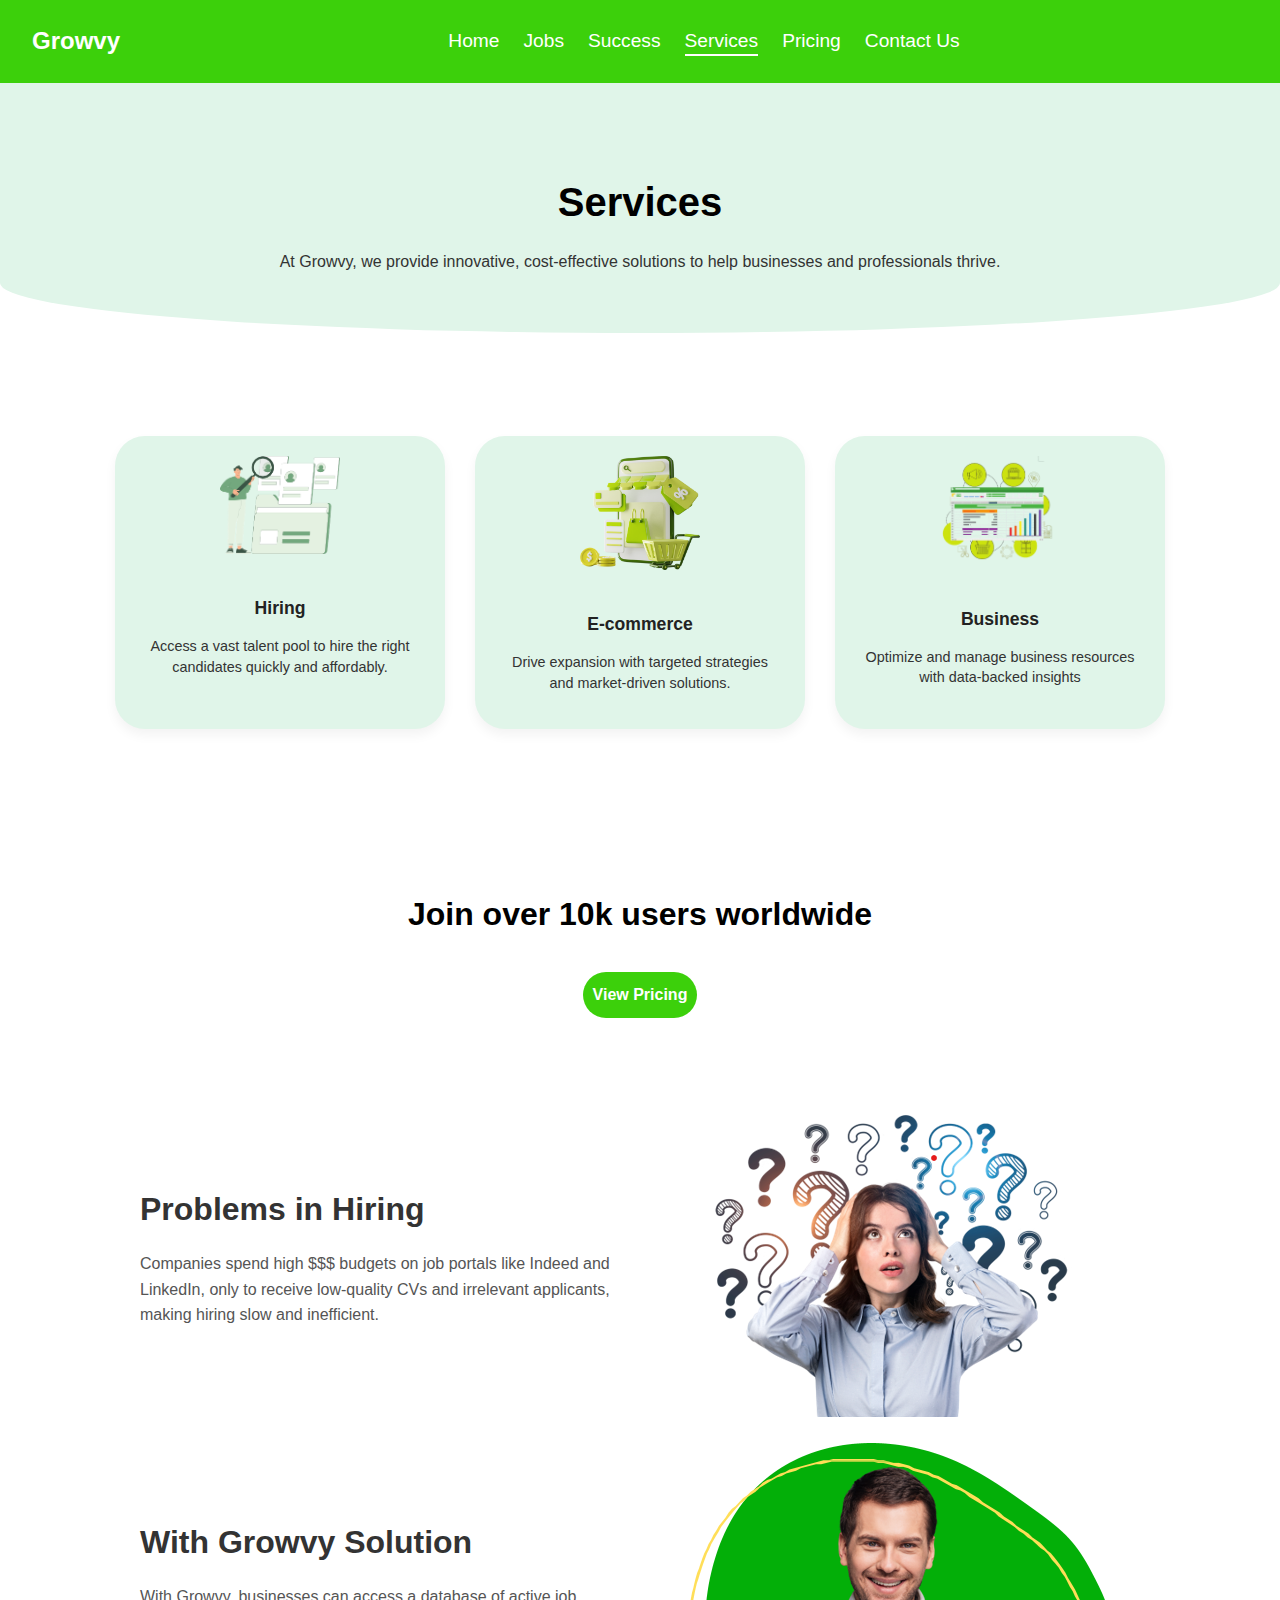
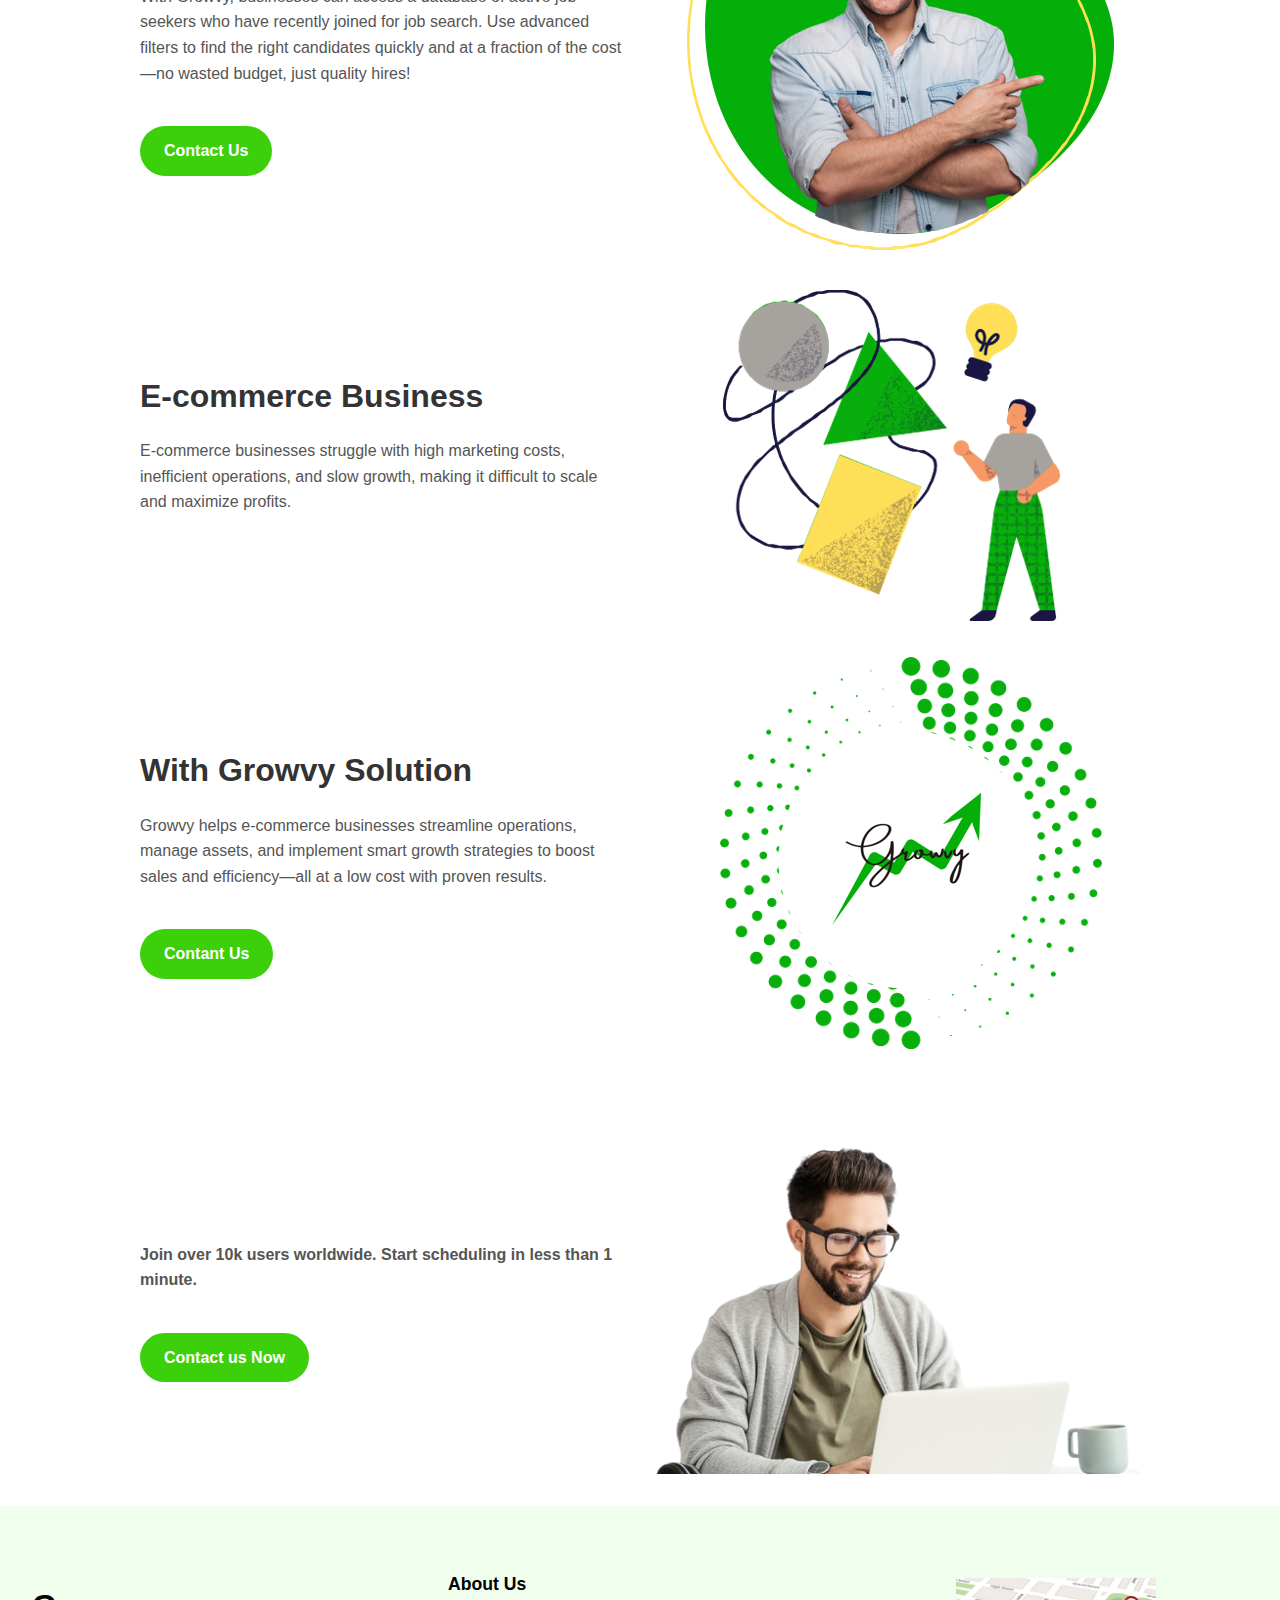
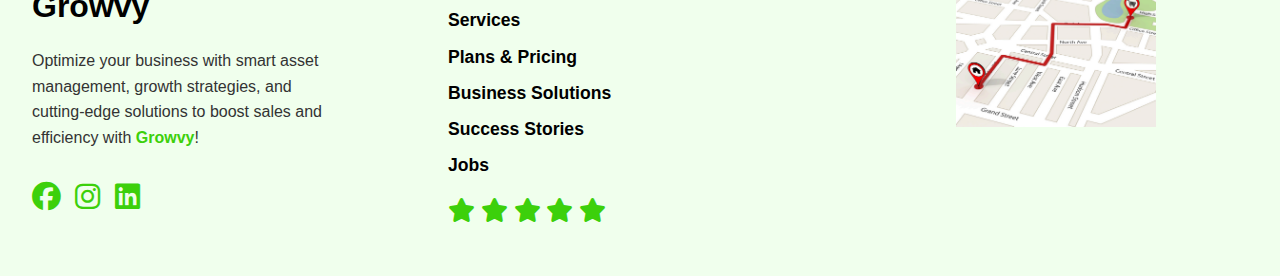
<file: services.html>
<!DOCTYPE html>
<html lang="en">

<head>
    <meta charset="UTF-8" />
    <meta name="viewport" content="width=device-width, initial-scale=1.0" />
    <title>Growvy - Home</title>
    <link rel="stylesheet" href="style.css" />
    <link rel="stylesheet"
        href="https://fonts.googleapis.com/css2?family=Material+Symbols+Outlined:opsz,wght,FILL,GRAD@24,400,0,0&icon_names=star" />
    <link rel="stylesheet" href="https://cdnjs.cloudflare.com/ajax/libs/font-awesome/6.5.0/css/all.min.css"
        integrity="sha512-..." crossorigin="anonymous" referrerpolicy="no-referrer" />
</head>

<body>
    <header>
        <nav class="navbar">
            <div class="logo">Growvy</div>
            <button id="menu-toggle" aria-label="Toggle Menu">&#9776;</button>
            <ul class="nav-links " id="nav-links">
                <li><a href="index.html" class="nav-link " >Home</a></li>
                <li><a href="jobs.html" class="nav-link">Jobs</a></li>
                <li><a href="success.html" class="nav-link">Success</a></li>
                <li><a href="services.html" class="nav-link">Services</a></li>
                <li><a href="pricing.html" class="nav-link">Pricing</a></li>
                <li><a href="contact.html" class="nav-link">Contact Us</a></li>
            </ul>
        </nav>
    </header>



    <main>
        <section class="services-section">
            <div class="top-bg"></div>
            <div class="services-header">
                <h1>Services</h1>
                <p>
                    At Growvy, we provide innovative, cost-effective solutions to help
                    businesses and professionals thrive.
                </p>
            </div>

            <div class="services-cards">
                <div class="card">
                    <img src="13.png" alt="Hiring" />
                    <h3>Hiring</h3>
                    <p>
                        Access a vast talent pool to hire the right candidates quickly and affordably.
                    </p>
                </div>
                <div class="card">
                    <img src="14.png" alt="E-commerce" />
                    <h3>E-commerce</h3>
                    <p>
                        Drive expansion with targeted strategies and market-driven solutions.
                    </p>
                </div>
                <div class="card">
                    <img src="6.png" alt="Business" />
                    <h3>Business</h3>
                    <p>
                        Optimize and manage business resources with data-backed insights
                    </p>
                </div>
            </div>
        </section>
        <section class="join1">
            <h3>Join over 10k users worldwide</h3>
            <a href="pricing.html" class="btn">View Pricing</a>
        </section>
        <section class="container">
            <div class="container-content">
                
                <div class="container-text">
                    <h1>Problems in Hiring</h1>
                    <p>
                        Companies spend high $$$ budgets on job portals like Indeed and LinkedIn, only to receive
                        low-quality CVs and irrelevant applicants, making hiring slow and inefficient.
                    </p>

                </div>
                <div class="container-image">
                    <img src="9.png" alt="E-commerce Owner" />
                </div>
            </div>

            <div class="container-content reverse" id="solution">
                <div class="container-text">
                    <h1>With Growvy Solution</h1>
                    <p>
                        With Growvy, businesses can access a database of active job seekers who have recently joined for
                        job search. Use advanced filters to find the right candidates quickly and at a fraction of the
                        cost—no wasted budget, just quality hires!
                    </p>
                    <a href="contact.html" class="btn">Contact Us</a>
                </div>
                <div class="container-image">
                    <img src="10.png" alt="Hiring Solution" />
                </div>
            </div>

            <div class="container-content">
                
                <div class="container-text">
                    <h1>E-commerce Business</h1>
                    <p>
                        E-commerce businesses struggle with high marketing costs, inefficient operations, and slow
                        growth, making it difficult to scale and maximize profits.
                    </p>
                </div>
                <div class="container-image">
                    <img src="11.png" alt="E-commerce Problem" />
                </div>
            </div>

            <div class="container-content reverse">
                <div class="container-text">
                    <h1>With Growvy Solution</h1>
                    <p>
                        Growvy helps e-commerce businesses streamline operations, manage assets, and implement smart
                        growth strategies to boost sales and efficiency—all at a low cost with proven results.
                    </p>
                    <a href="contact.html" class="btn">Contant Us</a>
                </div>
                <div class="container-image">
                    <img src="12.png" alt="E-commerce Solution" />
                </div>
            </div>
        </section>

        <section class="container">
            <div class="container-content reverse">
                <div class="container-text">
                    <p><strong>Join over 10k users worldwide. Start scheduling in less than 1 minute.</strong></p>
                    <a href="contact.html" class="btn">Contact us Now</a>
                </div>
                <div class="container-image">
                    <img src="7.png" alt="Schedule Call" />
                </div>
            </div>
        </section>
    </main>

    <section class="footer-grid">
        <div class="footer-left">
            <h2>Growvy</h2>
            <p>
                Optimize your business with smart asset management, growth strategies, and cutting-edge solutions to
                boost sales and efficiency with <span class="highlight">Growvy</span>!
            </p>
            <div class="social-icons">
                <a href="#"><i class="fab fa-facebook"></i></a>
                <a href="#"><i class="fa-brands fa-instagram"></i></a>
                <a href="#"><i class="fab fa-linkedin"></i></a>
            </div>
        </div>

        <div class="footer-center">
            <ul>
                <a href="index.html#about">
                    <li><strong>About Us</strong></li>
                </a>
                <a href="#solution">
                    <li><strong>Services</strong></li>
                </a>
                <a href="pricing.html#cards">
                    <li><strong>Plans & Pricing</strong></li>
                </a>
                <a href="#solution">
                    <li><strong>Business Solutions</strong></li>
                </a>
                <a href="success.html#testimonials">
                    <li><strong>Success Stories</strong></li>
                </a>
                <a href="jobs.html#jobs">
                    <li><strong>Jobs</strong></li>
                </a>
            </ul>
            <div class="stars">
                <i class="fas fa-star"></i>
                <i class="fas fa-star"></i>
                <i class="fas fa-star"></i>
                <i class="fas fa-star"></i>
                <i class="fas fa-star"></i>
              </div>
              
        </div>

        <div class="footer-right">
            <a href="https://maps.app.goo.gl/yDo5GRrbKr8JhBTm6" target="_blank" rel="noopener noreferrer">
              <img src="25.png" alt="Growth Arrow" />
            </a>
          </div>
    </section>


    <script src="main.js"></script>
</body>

</html>
</file>
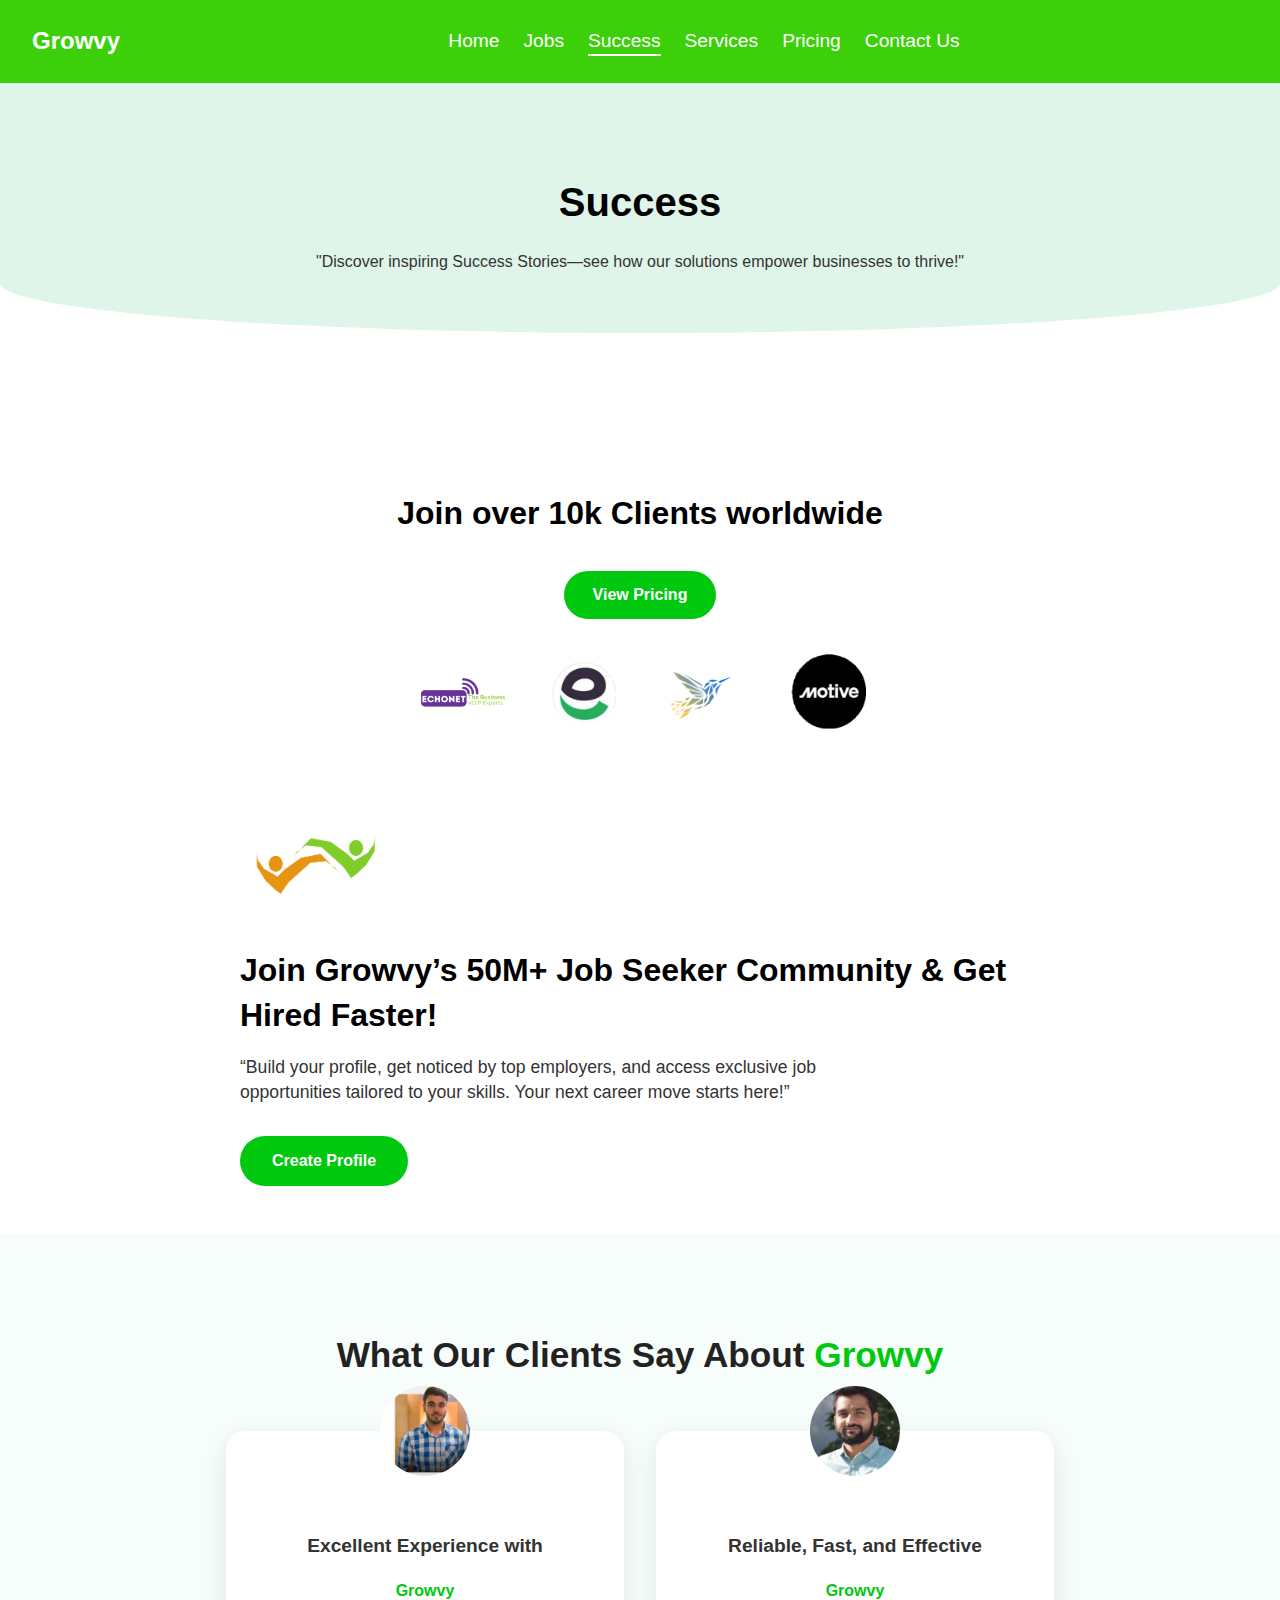
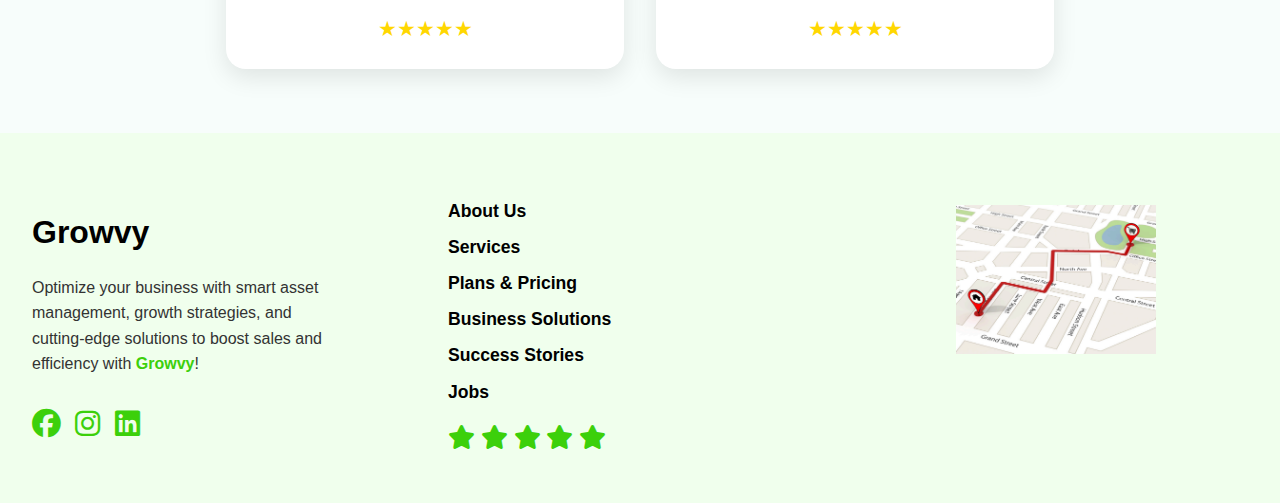
<file: success.html>
<!DOCTYPE html>
<html lang="en">

<head>
    <meta charset="UTF-8" />
    <meta name="viewport" content="width=device-width, initial-scale=1.0" />
    <title>Growvy - Home</title>
    <link rel="stylesheet" href="style.css" />
    <link rel="stylesheet"
        href="https://fonts.googleapis.com/css2?family=Material+Symbols+Outlined:opsz,wght,FILL,GRAD@24,400,0,0&icon_names=star" />
    <link rel="stylesheet" href="https://cdnjs.cloudflare.com/ajax/libs/font-awesome/6.5.0/css/all.min.css"
        integrity="sha512-..." crossorigin="anonymous" referrerpolicy="no-referrer" />
</head>

<body>
    <header>
        <nav class="navbar">
            <div class="logo">Growvy</div>
            <button id="menu-toggle" aria-label="Toggle Menu">&#9776;</button>
            <ul class="nav-links" id="nav-links">
                <li><a href="index.html" class="nav-link">Home</a></li>
                <li><a href="jobs.html" class="nav-link">Jobs</a></li>
                <li><a href="success.html" class="nav-link">Success</a></li>
                <li><a href="services.html" class="nav-link">Services</a></li>
                <li><a href="pricing.html" class="nav-link">Pricing</a></li>
                <li><a href="contact.html" class="nav-link">Contact Us</a></li>
            </ul>
        </nav>
    </header>




    <main>
        <section class="success-section">
            <div class="top-bg"></div>
            <div class="success-header">
                <h1>Success</h1>
                <p>
                    "Discover inspiring Success Stories—see how our solutions empower businesses to thrive!"
                </p>
            </div>

        </section>
        <section class="clients-section">
            <h2>Join over <span class="highlight">10k Clients</span> worldwide</h2>
            <a href="#pricing" class="btn-main">View Pricing</a>
            <div class="clients-logos">
              <img src="15.png" alt="Client 1" />
              <img src="16.png" alt="Client 2" />
              <img src="17.png" alt="Client 3" />
              <img src="18.png" alt="Client 4" />
            </div>
          </section>
          <section class="join-community">
            <div class="community-content">
              <img src="20.png" alt="Job Seeker Community" class="community-img" />
              <h2>
                Join <span class="highlight">Growvy’s</span> <span class="bold">50M+ Job Seeker Community</span>
                &amp; <span class="bold">Get Hired Faster!</span>
              </h2>
              <p>
                “Build your profile, get noticed by top employers, and access exclusive job opportunities tailored to your skills.
                Your next career move starts here!”
              </p>
              <a href="https://forms.gle/NgoPczEKu9pTFZye8" class="btn-signin" target="_blank" rel="noopener noreferrer">Create Profile</a>
            </div>
          </section>
          
          <section class="testimonials-section" id="testimonials">
            <h2>What Our Clients Say About <span class="highlight">Growvy</span></h2>
            <div class="testimonial-wrapper">
              <div class="testimonial-card">
                <div class="profile-pic">
                  <img src="26.png" alt="Client Photo">
                </div>
                <div class="testimonial-content">
                  <h3>Excellent Experience with</h3>
                  <p class="company-name">Growvy</p>
                  <div class="stars">★★★★★</div>
                </div>
              </div>
          
              <div class="testimonial-card">
                <div class="profile-pic">
                  <img src="27.jpg" alt="Client Photo">
                </div>
                <div class="testimonial-content">
                  <h3>Reliable, Fast, and Effective</h3>
                  <p class="company-name">Growvy</p>
                  <div class="stars">★★★★★</div>
                </div>
              </div>
            </div>
          </section>
          
    </main>

    <section class="footer-grid">
        <div class="footer-left">
            <h2>Growvy</h2>
            <p>
                Optimize your business with smart asset management, growth strategies, and cutting-edge solutions to
                boost sales and efficiency with <span class="highlight">Growvy</span>!
            </p>
            <div class="social-icons">
                <a href="#"><i class="fab fa-facebook"></i></a>
                <a href="#"><i class="fa-brands fa-instagram"></i></a>
                <a href="#"><i class="fab fa-linkedin"></i></a>
            </div>
        </div>

        <div class="footer-center">
            <ul>
              <a href="index.html#about">
                <li><strong>About Us</strong></li>
            </a>
            <a href="services.html#solution">
                <li><strong>Services</strong></li>
            </a>
            <a href="pricing.html#cards">
                <li><strong>Plans & Pricing</strong></li>
            </a>
            <a href="services.html#solution">
                <li><strong>Business Solutions</strong></li>
            </a>
            <a href="#testimonials">
                <li><strong>Success Stories</strong></li>
            </a>
            <a href="jobs.html#jobs">
                <li><strong>Jobs</strong></li>
            </a>
            </ul>
            <div class="stars">
                <i class="fas fa-star"></i>
                <i class="fas fa-star"></i>
                <i class="fas fa-star"></i>
                <i class="fas fa-star"></i>
                <i class="fas fa-star"></i>
              </div>
              
        </div>

        <div class="footer-right">
            <a href="https://maps.app.goo.gl/yDo5GRrbKr8JhBTm6" target="_blank" rel="noopener noreferrer">
              <img src="25.png" alt="Growth Arrow" />
            </a>
          </div>
    </section>


    <script src="main.js"></script>
</body>

</html>
</file>
<file: style.css>
/* Base Styles */
:root {
  --primary-color: #3cd00b;
  --secondary-color: #78e65d;
  --text-color-primary: #000;
  --text-color-secondary: #333;
  --bg-color-primary: #fff;
  --bg-color-secondary: #fefefe;
  --bg-color-tertiary: #f8fdf5;
  --box-shadow-light: 0 4px 20px rgba(0, 0, 0, 0.08);
  --box-shadow-medium: 0 4px 20px rgba(0, 0, 0, 0.15);
  --font-family-base: "Inter", sans-serif;
  --font-family-accent: "Franklin Gothic Medium", "Arial Narrow", Arial,
    sans-serif;
}

body {
  margin: 0;
  padding: 0;
  box-sizing: border-box;
  font-family: var(--font-family-base);
  background-color: var(--bg-color-primary);
  color: var(--text-color-primary);
  line-height: 1.6;
  -webkit-font-smoothing: antialiased;
  -moz-osx-font-smoothing: grayscale;
}

/* Header */
header {
  background-color: var(--primary-color);
  padding: 1rem 2rem;
}

.logo {
  color: var(--bg-color-primary);
  font-weight: bold;
  font-size: 1.5rem;
}

/* Navbar */
.navbar {
  display: flex;
  justify-content: space-between;
  align-items: center;
  flex-wrap: wrap;
}

.nav-links {
  list-style: none;
  display: flex;
  gap: 1.5rem;
  justify-content: center;
  margin: 10px auto;
  transition: all 0.3s ease-in-out;
}

.nav-link {
  color: var(--bg-color-primary) !important;
  text-decoration: none;
  font-size: 1.2rem;
  position: relative;
  transition: color 0.3s ease, transform 0.3s ease;
}

.nav-link:hover
 {
  font-weight: bolder;
  color: #fefffe !important;
  text-decoration: none;
  transform: scale(1.05);
}

.nav-link.active::after {
  content: "";
  width: 100%;
  height: 2px;
  background: var(--bg-color-primary);
  position: absolute;
  left: 0;
  bottom: -5px;
}

/* Hamburger Button */
#menu-toggle {
  display: none;
  background: none;
  border: none;
  font-size: 2rem;
  color: var(--bg-color-primary);
  cursor: pointer;
}

/* Mobile Styles */
@media screen and (max-width: 768px) {
  #menu-toggle {
    display: block;
  }

  .nav-links {
    display: none;
    flex-direction: column;
    width: 100%;
    text-align: center;
    background-color: var(--primary-color);
    padding: 1rem 0;
    opacity: 0;
    transform: translateY(-20px);
    pointer-events: none;
  }

  .nav-links.show {
    display: flex;
    opacity: 1;
    transform: translateY(0);
    pointer-events: auto;
    animation: fadeSlideIn 0.4s ease forwards;
  }

  .nav-links li {
    margin: 0.5rem 0;
  }

  .nav-link {
    color: var(--bg-color-primary) !important;
    text-decoration: none;
  }
}

/* Animations */
@keyframes fadeSlideIn {
  0% {
    opacity: 0;
    transform: translateY(-20px);
  }

  100% {
    opacity: 1;
    transform: translateY(0);
  }
}

/* Hero Section */
.hero {
  width: 80%;
  padding: 4rem 2rem;
 
  display: flex;
  justify-content: center;
  align-items: center;
  text-align: center;
}

.hero-content {
  display: flex;
  flex-direction: column;
  align-items: center;
  max-width: 1200px;
  width: 100%;
  gap: 2rem;
}

.hero-text {
  max-width: 600px;
  flex: 1;
}

.hero-text h1 {
  font-size: 2.5rem;
  font-weight:800;
  margin-bottom: 1rem;
  color: #1a1a1a;
}

.hero-text p {
  font-size: 1.1rem;
  color: #444;
  margin-bottom: 1.5rem;
}

.hero-text .btn {
  background-color: #3cd00b;
  color: white;
  padding: 0.75rem 1.5rem;
  border-radius: 30px;
  text-decoration: none;
  font-weight: bold;
  transition: background 0.3s ease;
}

.hero-text .btn:hover {
  background-color: #32b209;
}

.hero-image {
  flex: 1;
  max-width: 500px;
}

.hero-image img {
  width: 100%;
  height: auto;
}

/* Responsive layout */
@media screen and (min-width: 768px) {
  .hero-content {
    flex-direction: row;
    text-align: left;
  }
}


/* About Section */
.about {
  background-color: var(--bg-color-secondary);
  padding-bottom: 2rem;
  padding-left: 1rem;
  padding-right: 1rem;
  display: flex;
  align-items: center;
  justify-content: center;
  text-align: center;
}

.about-content {
  max-width: 900px;
  padding: 1rem ;
  border-radius: 20px;
}

.about h2 {
  font-size: 2rem;
  color: var(--text-color-primary);
  margin-bottom: 1rem;
  text-align: left;
  font-family: var(--font-family-accent);
}

.about p {
  font-size: 1.1rem;
  color: var(--text-color-secondary);
  line-height: 1.7;
  text-align: left;
}

.hero .highlight {
  color: var(--primary-color);
}

/* Buttons */
.btn {
  display: inline-block;
  margin-top: 1rem;
  padding: 0.75rem 1.5rem;
  background-color: var(--primary-color);
  color: var(--bg-color-primary);
  font-weight: bold;
  border-radius: 30px;
  text-decoration: none;
  font-size: 1rem;
  transition: all 0.3s ease;
}

.btn:hover {
  background-color: var(--secondary-color);
  transform: scale(1.05);
}

/* Who Section */
.who {
  padding: 4rem 2rem;
  text-align: center;
  background-color: var(--bg-color-tertiary);
  box-shadow: 0 0 25px rgba(0, 0, 0, 0.25);
}

.who h2 {
  font-size: 2.2rem;
  margin-bottom: 3rem;
  color: #1a1a1a;
}

.cards {
  display: flex;
  flex-wrap: wrap;
  justify-content: center;
  gap: 2rem;
  max-width: 1200px;
  margin: 0 auto;
}

.card {
  background: var(--bg-color-primary);
  border-radius: 20px;
  padding: 2rem 1.5rem;
  box-shadow: var(--box-shadow-light);
  transition: transform 0.3s ease, box-shadow 0.3s ease;
  width: 100%;
  max-width: 300px;
  flex: 1 1 250px;
}

.card:hover {
  transform: translateY(-5px);
  box-shadow: var(--box-shadow-medium);
}

.card-img {
  width: 80px;
  height: 80px;
  margin: 0 auto 1rem;
  overflow: hidden;
  border-radius: 50%;
  border: var(--primary-color) solid 2px;
}

.card-img img {
  width: 100%;
  height: 100%;
  object-fit: contain;
}

.card h3 {
  color: #222;
  font-size: 1.25rem;
  margin-bottom: 0.6rem;
}

.card p {
  font-size: 0.95rem;
  color: #555;
  margin-bottom: 1rem;
}

.card .btn {
  background-color: var(--primary-color);
  color: var(--bg-color-primary);
  padding: 0.6rem 1.2rem;
  border-radius: 25px;
  text-decoration: none;
  font-weight: bold;
  display: inline-block;
  transition: background 0.3s ease;
}

.card .btn:hover {
  background-color: #32b209;
}

@media (max-width: 600px) {
  .cards {
    justify-content: center;
  }
}

/* Join Section */
.join {
  text-align: center;
  padding: 4rem 2rem;
  border-radius: 20px;
  max-width: 900px;
  margin: 0 auto;
  animation: fadeZoom 1s ease-in-out;
}

.join h3 {
  font-size: 2rem;
  margin-bottom: 1rem;
  font-weight: bold;
  text-align: left;
}

.join p {
  font-size: 1.1rem;
  max-width: 800px;
  margin: 0 auto 2rem;
  line-height: 1.6;
  text-align: left;
}

.join .btn {
  background-color: var(--primary-color);
  color: var(--bg-color-primary);
  font-weight: bold;
  padding: 10px;
  border-radius: 30px;
  text-decoration: none;
  font-size: 1rem;
  transition: all 0.3s ease;
}

.join .btn:hover {
  background-color: var(--secondary-color);
  transform: scale(1.05);
}

/* Container Section */
.container {
  padding: 2rem 1rem;
}

.container-content {
  display: flex;
  align-items: center;
  justify-content: center;
  gap: 2rem;
  max-width: 1000px;
  margin: 0 auto;
  flex-wrap: wrap;
}

.container-text {
  flex: 1;
  min-width: 280px;
  text-align: left;
}

.container-text h1 {
  font-size: 2rem;
  color: var(--text-color-secondary);
  margin-bottom: 1rem;
}

.container-text .highlight {
  color: var(--primary-color);
}

.container-text p {
  font-size: 1rem;
  color: #555;
  margin-bottom: 1.5rem;
  line-height: 1.6;
}

.container-text .btn {
  background-color: var(--primary-color);
  color: var(--bg-color-primary);
  padding: 0.75rem 1.5rem;
  border-radius: 30px;
  text-decoration: none;
  font-weight: bold;
  transition: background-color 0.3s ease;
  display: inline-block;
}

.container-text .btn:hover {
  background-color: #2ea609;
}

.container-image {
  flex: 1;
  min-width: 280px;
  display: flex;
  justify-content: center;
}

.container-image img {
  max-width: 100%;
  height: auto;
}

@media screen and (max-width: 768px) {
  .container-content {
    flex-direction: column-reverse;
    text-align: center;
    gap: 2rem;
  }

  .container-text {
    text-align: center;
  }
}

@media screen and (max-width: 400px) {
  .container {
    padding: 1.5rem 1rem;
  }

  .container-text h1 {
    font-size: 1.5rem;
  }

  .container-text p {
    font-size: 0.95rem;
  }

  .container-text .btn {
    font-size: 0.9rem;
    padding: 0.6rem 1.2rem;
  }

  .container-content {
    gap: 1.5rem;
  }

  .container-image {
    margin-top: 1rem;
  }
}

/* Footer */
.footer-grid {
  display: grid;
  grid-template-columns: repeat(auto-fit, minmax(250px, 1fr));
  gap: 2rem;
  padding: 3rem 2rem;
  background-color: #f0ffed;
  align-items: start;
  text-align: left;
}

.footer-left h2 {
  font-size: 2rem;
  font-weight: bold;
  margin-bottom: 1rem;
}

.footer-left p {
  font-size: 1rem;
  margin-bottom: 1.5rem;
  color: var(--text-color-secondary);
  max-width: 300px;
  text-align: left;
}

.footer-left .highlight {
  color: var(--primary-color);
  font-weight: bold;
}

.social-icons a {
  margin-right: 10px;
  font-size: 1.8rem;
  color: var(--primary-color);
  transition: transform 0.3s ease;
}

.social-icons a:hover {
  transform: scale(1.2);
}

.footer-center a {
  text-decoration: none;
  color: var(--text-color-primary);
  text-align: left;
}

.footer-center a:hover {
  color: var(--primary-color);
  text-decoration: underline var(--primary-color);
}

.footer-center ul {
  list-style: none;
  padding-left: 0;
  margin-bottom: 1rem;
  text-decoration: none;
}

.footer-center ul li {
  margin: 0.5rem 0;
  font-size: 1.1rem;
}

.stars i {
  color: var(--primary-color);
  font-size: 1.5rem;
}

.footer-right img {
  max-width: 200px;
  display: block;
  margin: 0 auto;
  margin-top: 1.5rem;
}

/* Services Section */
.services-section {
  position: relative;
  padding: 60px 20px 80px;
  overflow: hidden;
}

.top-bg {
  position: absolute;
  top: 0;
  left: 0;
  width: 100%;
  height: 250px;
  background: #e0f5e9;
  border-bottom-left-radius: 100% 40%;
  border-bottom-right-radius: 100% 40%;
  z-index: -1;
}

.services-header {
  text-align: center;
  max-width: 800px;
  margin: 0 auto 60px;
}

.services-header h1 {
  font-size: 2.5rem;
  font-weight: 700;
  margin-bottom: 10px;
}

.services-header p {
  font-size: 1rem;
  color: var(--text-color-secondary);
  line-height: 1.5;
}

.services-cards {
  margin-top: 5%;
  display: flex;
  justify-content: center;
  gap: 30px;
  flex-wrap: wrap;
}
.services-cards .card {
  background: #e0f5e9;
  border-radius: 30px;
  padding: 20px 25px;
  width: 100%;
  max-width: 280px;
  text-align: center;
  box-shadow: 0 6px 12px rgba(0, 0, 0, 0.05);
  margin-top: 100px;
}

.services-cards .card img {
  max-width: 120px;
  height: auto;
  margin-bottom: 15px;
}

.services-cards .card h3 {
  font-size: 1.1rem;
  font-weight: 700;
  margin-bottom: 10px;
}

.services-cards .card p {
  font-size: 0.9rem;
  color: var(--text-color-secondary);
  line-height: 1.4;
}

/* Join1 Section */
.join1 {
  text-align: center;
  padding: 2rem 1rem;
  border-radius: 20px;
  margin: 1rem auto;
  max-width: 900px;
}

.join1 h3 {
  font-size: 2rem;
  margin-bottom: 1rem;
  font-weight: bold;
  text-align: center;
}

.join1 .btn {
  background-color: var(--primary-color);
  color: var(--bg-color-primary);
  font-weight: bold;
  padding: 10px;
  border-radius: 30px;
  text-decoration: none;
  font-size: 1rem;
  transition: all 0.3s ease;
}

.join1 .btn:hover {
  background-color: var(--secondary-color);
  transform: scale(1.05);
}

/* Jobs Section */
.jobs-section {
  position: relative;
  padding: 60px 20px 80px;
  overflow: hidden;
}



.jobs-header {
  text-align: center;
  max-width: 800px;
  margin: 0 auto 60px;
}

.jobs-header h1 {
  font-size: 2.5rem;
  font-weight: 700;
  margin-bottom: 10px;
}

.jobs-header p {
  font-size: 1rem;
  color: var(--text-color-secondary);
  line-height: 1.5;
}



.container2 {
  display: flex;
  flex-wrap: wrap;
  gap: 20px;
  justify-content: center;
  padding: 40px 20px;
  margin-top: 100px;
}

.container2 .box {
  background-color: #44d220;
  color: var(--bg-color-primary);
  padding: 20px 30px;
  border-radius: 8px;
  font-size: 1rem;
  font-weight: bold;
  text-align: center;
  flex: 1 1 calc(33.33% - 40px);
  min-width: 200px;
  box-shadow: 0 4px 10px rgba(0, 0, 0, 0.1);
  transition: background-color 0.3s ease;
}

.container2 .box:hover {
  background-color: #44d220;
}

@media (max-width: 768px) {
  .container2 .box {
    flex: 1 1 calc(50% - 40px);
  }
}

@media (max-width: 480px) {
  .container2 .box {
    flex: 1 1 calc(100% - 40px);
  }
}

/* Join2 Section */
.join2 {
  text-align: center;
  padding: 1rem 2rem;
  border-radius: 20px;
  margin: 1rem auto;
  max-width: 900px;
  animation: fadeZoom 1s ease-in-out;
}

.join2 h3 {
  font-size: 2rem;
  margin-bottom: 1rem;
  font-weight: bold;
  text-align: left;
}

.join2 p {
  font-size: 1.1rem;
  max-width: 800px;
  margin: 0 auto 2rem;
  line-height: 1.6;
  text-align: left;
}

.join2 .btn {
  background-color: var(--primary-color);
  color: var(--bg-color-primary);
  font-weight: bold;
  padding: 10px;
  border-radius: 30px;
  text-decoration: none;
  font-size: 1rem;
  transition: all 0.3s ease;
}

.join2 .btn:hover {
  background-color: var(--secondary-color);
  transform: scale(1.05);
}

/* Job Card Section */


.jobs-section h2 {
  font-size: 2.2rem;
  font-weight: 800;
  margin-bottom: 30px;
  position: relative;
}

.job-card {
  display: flex;
  justify-content: space-between;
  align-items: center;
  border: 3px solid black;
  border-radius: 25px;
  padding: 20px 25px;
  margin-bottom: 20px;
  flex-wrap: wrap;
  gap: 10px;
}

.job-title {
  font-size: 1.25rem;
  font-weight: bold;
}

.apply-btn {
  background-color: #00c400;
  color: var(--bg-color-primary);
  padding: 12px 25px;
  border-radius: 30px;
  font-weight: bold;
  text-decoration: none;
  font-size: 1rem;
  transition: background 0.3s ease;
}

.apply-btn:hover {
  background-color: #009e00;
}

@media (max-width: 768px) {
  .job-card {
    flex-direction: column;
    align-items: flex-start;
  }

  .apply-btn {
    align-self: flex-end;
  }
}

@media (max-width: 480px) {
  .job-title {
    font-size: 1.1rem;
  }

  .apply-btn {
    width: 100%;
    text-align: center;
  }
}

/* Pricing Section */
.pricing-section {
  position: relative;
  padding: 60px 20px 80px;
  overflow: hidden;
}
.pricing-header {
  
  text-align: center;
  max-width: 800px;
  margin: 20px auto 60px;
} 

.pricing-header h1 {
  font-size: 2.5rem;
  font-weight: 700;
  margin-bottom: 10px;
}

.pricing-header p {
  font-size: 1rem;
  color: var(--text-color-secondary);
  line-height: 1.5;
}

.recruitment {
 
  padding: 2rem 1rem;
  max-width: 1200px;
 
  font-family: sans-serif;
  text-align: center;
}

.recruitment .header img {
  max-width: 120px;
  margin-bottom: 1rem;
}

.recruitment .header h2 {
  font-size: 1.7rem;
  font-weight: bold;
  margin-bottom: 0.5rem;
}

.recruitment .header p {
  font-size: 0.95rem;
  margin-bottom: 1rem;
  max-width: 600px;
  margin-left: auto;
  margin-right: auto;
}

.recruitment .btn-main {
  background-color: #00c80f;
  color: var(--bg-color-primary);
  padding: 0.6rem 1.5rem;
  border-radius: 25px;
  text-decoration: none;
  font-weight: bold;
  display: inline-block;
  margin-bottom: 2rem;
}

.recruitment .cards3 {
  display: flex;
  flex-wrap: wrap;
  justify-content: center;
  gap: 1.5rem;
}

.recruitment .card3 {
  background: var(--bg-color-primary);
  border: 5px solid #000;
  border-radius: 20px;
  padding: 1.5rem;
  width: 100%;
  max-width: 350px;
  box-sizing: border-box;
  text-align: left;
}

.recruitment .card3 h3 {
  font-size: 1.1rem;
  margin-bottom: 1rem;
  text-align: center;
}

.recruitment .card3 p {
  font-size: 0.9rem;
  margin-bottom: 1rem;
}

.recruitment .card3 ul {
  list-style: disc;
  padding-left: 1.2rem;
  margin-bottom: 1rem;
}

.recruitment .card3 li {
  margin-bottom: 0.5rem;
  font-size: 0.9rem;
}

.recruitment .card3 strong {
  display: block;
  margin-top: 0.5rem;
  margin-bottom: 0.3rem;
}

.recruitment .btn-card {
  display: block;
  text-align: center;
  margin-top: 1rem;
  background-color: #00c80f;
  color: var(--bg-color-primary);
  padding: 0.6rem 1rem;
  border-radius: 25px;
  font-weight: bold;
  text-decoration: none;
}

@media (max-width: 768px) {
  .recruitment .cards3 {
    flex-direction: column;
    align-items: center;
  }

  .recruitment .card3 {
    width: 100%;
    max-width: 90%;
  }

  .recruitment .header h2 {
    font-size: 1.5rem;
  }

  .recruitment .header p {
    font-size: 0.9rem;
  }
}

@media (max-width: 400px) {
  .recruitment .header h2 {
    font-size: 1.3rem;
  }

  .recruitment .btn-main,
  .recruitment .btn-card {
    font-size: 0.85rem;
    padding: 0.5rem 1rem;
  }

  .recruitment .card3 {
    padding: 1rem;
  }

  .recruitment .card3 p,
  .recruitment .card3 li {
    font-size: 0.85rem;
  }
}

/* Success Section */
.success-section {
  position: relative;
  padding: 60px 20px 80px;
  overflow: hidden;
}



.success-header {
  text-align: center;
  max-width: 800px;
  margin: 0 auto 60px;
}

.success-header h1 {
  font-size: 2.5rem;
  font-weight: 700;
  margin-bottom: 10px;
}

.success-header p {
  font-size: 1rem;
  color: var(--text-color-secondary);
  line-height: 1.5;
}

/* Clients Section */
.clients-section {
  text-align: center;
  padding: 3rem 1rem;
  background: var(--bg-color-primary);
}

.clients-section h2 {
  font-size: 2rem;
  font-weight: bold;
  margin-bottom: 1rem;
}

.clients-section .highlight {
  color: var(--text-color-primary);
}

.clients-section .btn-main {
  display: inline-block;
  background-color: #00c80f;
  color: var(--bg-color-primary);
  padding: 0.7rem 1.8rem;
  font-weight: bold;
  border-radius: 30px;
  text-decoration: none;
  margin: 1rem 0 2rem;
  transition: background-color 0.3s ease;
}

.clients-section .btn-main:hover {
  background-color: #02a10c;
}

.clients-logos {
  display: flex;
  justify-content: center;
  align-items: center;
  flex-wrap: wrap;
  gap: 2rem;
}

.clients-logos img {
  max-height: 80px;
  max-width: 100px;
  object-fit: contain;
}

@media (max-width: 768px) {
  .clients-section h2 {
    font-size: 1.7rem;
  }

  .clients-logos img {
    max-height: 70px;
    max-width: 90px;
  }
}

@media (max-width: 480px) {
  .clients-section h2 {
    font-size: 1.5rem;
  }

  .clients-section .btn-main {
    padding: 0.6rem 1.4rem;
    font-size: 0.95rem;
  }

  .clients-logos {
    gap: 1.2rem;
  }

  .clients-logos img {
    max-height: 60px;
    max-width: 80px;
  }
}

/* Join Community Section */
.join-community {
  background-color: var(--bg-color-primary);
  padding: 3rem 1rem;
}

.community-content {
  max-width: 800px;
  margin: 0 auto;
}

.community-img {
  max-width: 150px;
  height: auto;
  margin-bottom: 1rem;
}

.community-content h2 {
  font-size: 2rem;
  font-weight: bold;
  margin-bottom: 1rem;
}

.community-content .highlight {
  color: var(--text-color-primary);
}

.community-content p {
  font-size: 1rem;
  color: var(--text-color-secondary);
  line-height: 1.5;
  margin-bottom: 1rem;
}
.join-community h2 {
  text-align: left;
  font-size: 2rem;
  font-weight: 700;
  color: var(--text-color-primary);
  margin-bottom: 1rem;
  line-height: 1.4;
}

.join-community .highlight {
  color: var(--text-color-primary);
}

.join-community .bold {
  font-weight: 800;
}

.join-community p {
  text-align: left;
  font-size: 1.1rem;
  color: var(--text-color-secondary);
  margin-bottom: 2rem;
  max-width: 600px;
  margin-right: auto;
  line-height: 1.4;
}

.btn-signin {
  background-color: #00c80f;
  color: var(--bg-color-primary);
  padding: 0.75rem 2rem;
  border-radius: 30px;
  font-weight: 700;
  text-decoration: none;
  display: inline-block;
  transition: background-color 0.3s ease;
  margin-left: 0; /* Reset margin for better responsiveness */
}

.btn-signin:hover {
  background-color: #02a10c;
}

@media (max-width: 768px) {
  .join-community h2 {
    font-size: 1.7rem;
  }

  .join-community p {
    font-size: 1rem;
  }

  .community-img {
    max-width: 120px;
  }

  .btn-signin {
    margin-left: 0; /* Ensure button aligns properly on smaller screens */
  }
}

@media (max-width: 480px) {
  .join-community h2 {
    font-size: 1.4rem;
  }

  .join-community p {
    font-size: 0.95rem;
  }

  .btn-signin {
    font-size: 0.95rem;
    padding: 0.6rem 1.5rem;
  }

  .community-img {
    max-width: 100px;
  }
}
.testimonials-section {
  padding: 4rem 1rem;
  background-color: #f7fdfb;
  text-align: center;
}

.testimonials-section h2 {
  font-size: 2.2rem;
  color: #222;
  margin-bottom: 3rem;
}

.testimonials-section .highlight {
  color: #00c80f;
}

/* Flex container */
.testimonial-wrapper {
  display: flex;
  flex-wrap: wrap;
  justify-content: center;
  gap: 2rem;
}

/* Card styling */
.testimonial-card {
  background: #fff;
  border-radius: 20px;
  padding: 2.5rem 1.5rem 1.5rem;
  max-width: 350px;
  width: 100%;
  position: relative;
  box-shadow: 0 8px 25px rgba(0, 0, 0, 0.1);
  text-align: center;
  transition: transform 0.3s ease;
}

.testimonial-card:hover {
  transform: translateY(-5px);
}

/* Profile image */
.profile-pic {
  width: 90px;
  height: 90px;
  border-radius: 50%;
  overflow: hidden;
 
  position: absolute;
  top: -45px;
  left: 50%;
  transform: translateX(-50%);
  background: #fff;
}

.profile-pic img {
  width: 100%;
  height: 100%;
  object-fit: cover;
}

/* Card content */
.testimonial-content {
  margin-top: 60px;
}

.testimonial-content h3 {
  font-size: 1.2rem;
  margin: 0.5rem 0;
  font-weight: 600;
  color: #333;
}

.company-name {
  font-size: 1rem;
  color: #00c80f;
  font-weight: bold;
  margin-bottom: 0.5rem;
}

.stars {
  color: gold;
  font-size: 1.3rem;
}




@media (max-width: 500px) {
  .profile-pic {
    width: 80px;
    height: 80px;
    top: -40px;
    left: 20px;
  }

  .testimonial-card {
    padding-top: 60px;
  }

  .testimonial-content h3,
  .testimonial-content p {
    font-size: 0.9rem;
  }

  .testimonial-card .stars {
    font-size: 1rem;
  }
}

/* Contact Us */
.contact-container {
  background-color: white;
  padding: 2rem;
  border-radius: 20px;
  box-shadow: 0 10px 40px rgba(0, 0, 0, 0.15);
  max-width: 500px;
  width: 100%;
  margin: 50px auto;
  
  align-items: center;
  
}

.contact-container h2 {
  text-align: center;
  margin-bottom: 1.5rem;
  color: #1a1a1a;
}

.contact-form label {
  display: block;
  margin-bottom: 0.5rem;
  font-weight: 600;
  color: #333;
}

.contact-form input,
.contact-form select,
.contact-form textarea {
  width: 100%;
  padding: 0.75rem;
  margin-bottom: 1.2rem;
  border: 1px solid #ccc;
  border-radius: 10px;
  font-size: 1rem;
}

.contact-form textarea {
  resize: vertical;
}

.contact-form button {
  width: 100%;
  padding: 0.9rem;
  border: none;
  background-color: #3cd00b;
  color: white;
  font-weight: bold;
  border-radius: 25px;
  font-size: 1rem;
  cursor: pointer;
  transition: background 0.3s ease;
}

.contact-form button:hover {
  background-color: #2db200;
}

@media screen and (max-width: 500px) {
  .contact-container {
    padding: 1.5rem;
  }
}
</file>
